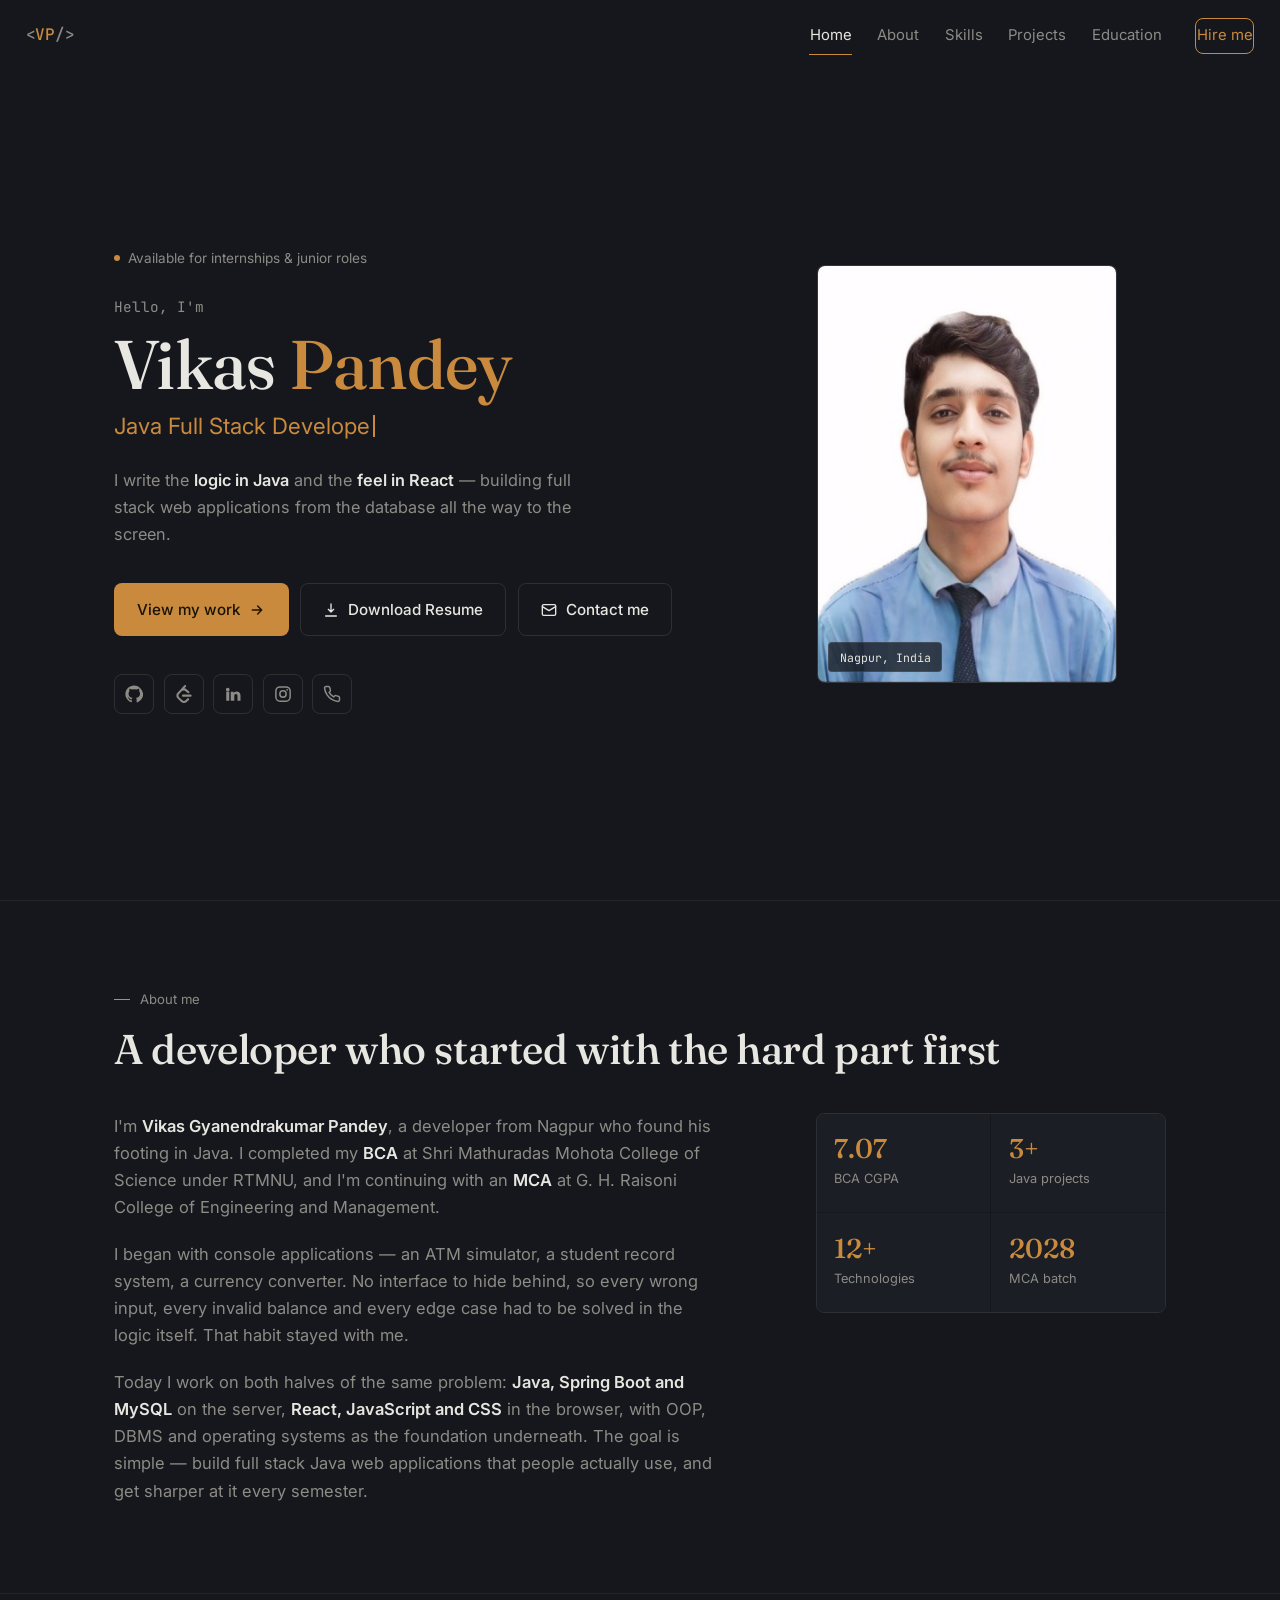
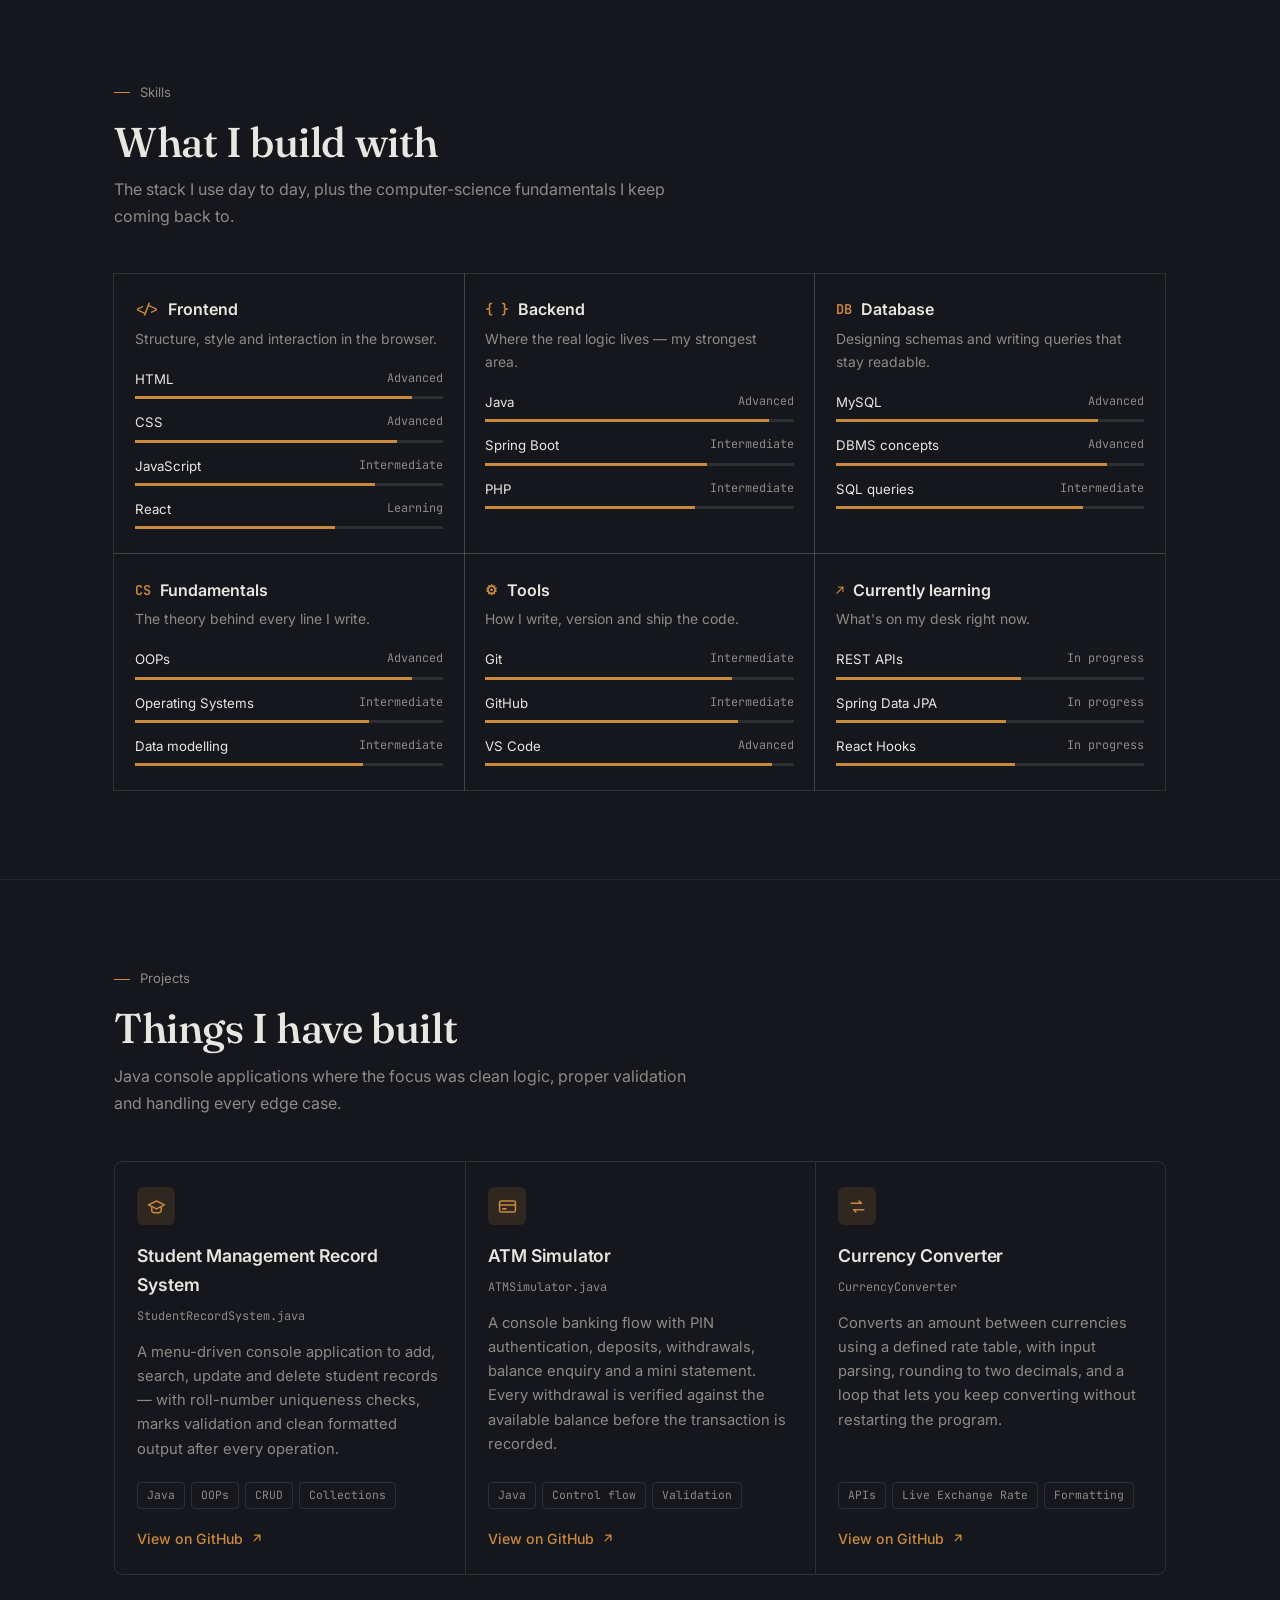
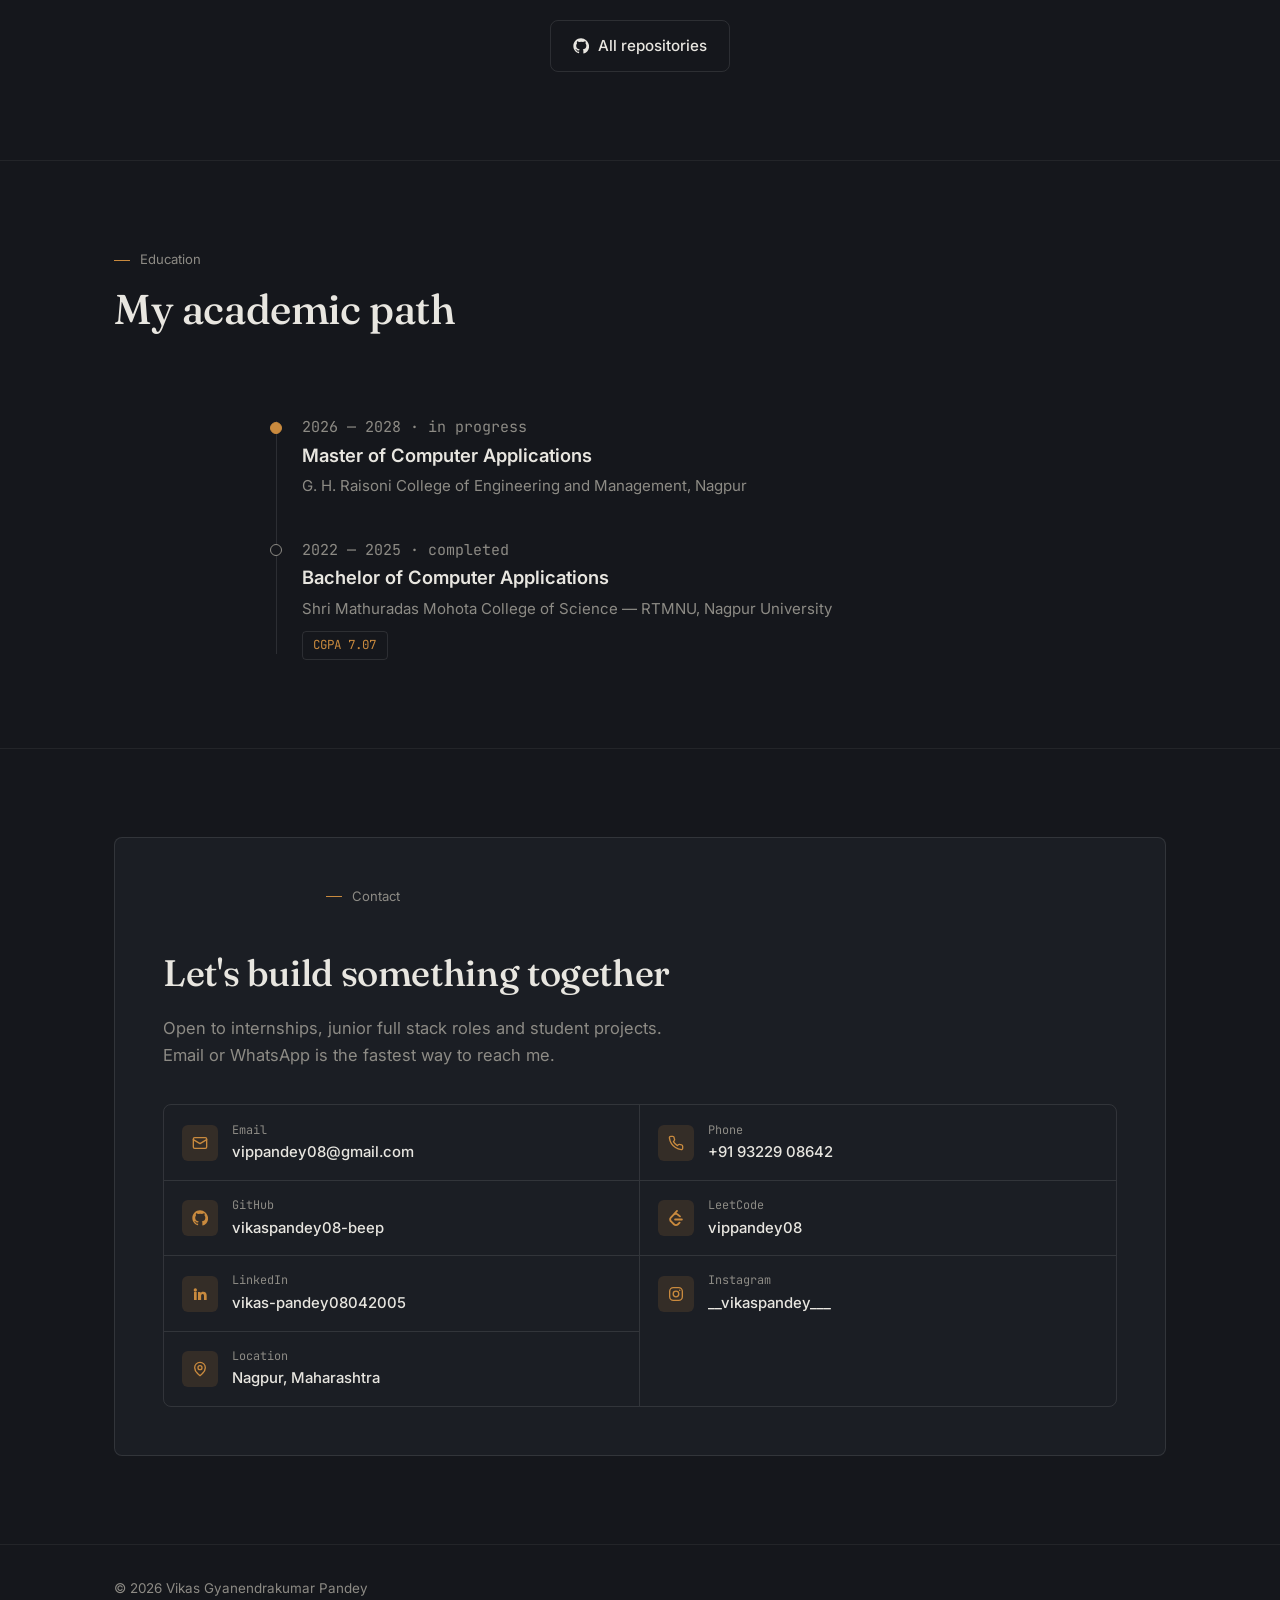
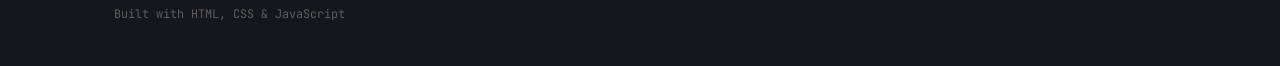
<file: index.html>
<!DOCTYPE html>
<html lang="en">
<head>
<meta charset="utf-8">
<meta name="viewport" content="width=device-width, initial-scale=1, viewport-fit=cover">
<title>Vikas Pandey — Java Full Stack Developer</title>
<meta name="description" content="Portfolio of Vikas Gyanendrakumar Pandey — Java full stack developer from Nagpur. Java, Spring Boot, MySQL, React.">
<link rel="preconnect" href="https://fonts.googleapis.com">
<link rel="preconnect" href="https://fonts.gstatic.com" crossorigin>
<link href="https://fonts.googleapis.com/css2?family=Inter:wght@400;500;600&family=Fraunces:opsz,wght@9..144,400;9..144,500&family=JetBrains+Mono:wght@400;500;700&display=swap" rel="stylesheet">
<link rel="stylesheet" href="style.css">
</head>
<body>

<div class="progress" id="progress"></div>

<!-- ================= NAV ================= -->
<header class="nav" id="nav">
  <a href="#home" class="logo">&lt;<span>VP</span>/&gt;</a>
  <nav class="nav-links" id="navLinks">
    <a href="#home">Home</a>
    <a href="#about">About</a>
    <a href="#skills">Skills</a>
    <a href="#projects">Projects</a>
    <a href="#education">Education</a>
    <a href="#contact" class="nav-cta">Hire me</a>
  </nav>
  <button class="burger" id="burger" aria-label="Menu"><span></span><span></span><span></span></button>
</header>

<main>
<!-- ================= HERO ================= -->
<section class="hero" id="home">
  <div class="wrap hero-grid">
    <div>
      <p class="badge"><span class="dot"></span> Available for internships &amp; junior roles</p>
      <p class="hello mono">Hello, I'm</p>
      <h1>Vikas <span class="g">Pandey</span></h1>
      <p class="typed-line"><span class="typed" id="typed"></span><span class="caret"></span></p>
      <p class="lead">I write the <b>logic in Java</b> and the <b>feel in React</b> — building full stack web applications from the database all the way to the screen.</p>
      <div class="btns">
        <a class="btn btn-primary" href="#projects">
          View my work
          <svg viewBox="0 0 24 24" fill="none" stroke="currentColor" stroke-width="2.2" stroke-linecap="round" stroke-linejoin="round"><path d="M5 12h14M13 6l6 6-6 6"/></svg>
        </a>
        <a class="btn btn-ghost" href="Resume_Vikas_Pandey.docx" download="Vikas_Pandey_Resume.docx">
          <svg viewBox="0 0 24 24" fill="none" stroke="currentColor" stroke-width="2" stroke-linecap="round" stroke-linejoin="round"><path d="M12 3v12m0 0-4-4m4 4 4-4M4 21h16"/></svg>
          Download Resume
        </a>
        <a class="btn btn-ghost" href="mailto:vippandey08@gmail.com">
          <svg viewBox="0 0 24 24" fill="none" stroke="currentColor" stroke-width="2" stroke-linecap="round" stroke-linejoin="round"><rect x="2" y="4" width="20" height="16" rx="2"/><path d="m22 7-10 6L2 7"/></svg>
          Contact me
        </a>
      </div>
      <div class="socials">
        <a href="https://github.com/vikaspandey08-beep" target="_blank" rel="noopener" aria-label="GitHub" title="GitHub">
          <svg viewBox="0 0 24 24" fill="currentColor"><path d="M12 .5C5.7.5.5 5.7.5 12c0 5.1 3.3 9.4 7.9 10.9.6.1.8-.2.8-.6v-2c-3.2.7-3.9-1.5-3.9-1.5-.5-1.3-1.3-1.7-1.3-1.7-1.1-.7.1-.7.1-.7 1.2.1 1.8 1.2 1.8 1.2 1 1.8 2.7 1.3 3.4 1 .1-.8.4-1.3.8-1.6-2.6-.3-5.3-1.3-5.3-5.8 0-1.3.5-2.3 1.2-3.1-.1-.3-.5-1.5.1-3.2 0 0 1-.3 3.3 1.2a11.4 11.4 0 0 1 6 0C17.7 4.7 18.7 5 18.7 5c.6 1.7.2 2.9.1 3.2.8.8 1.2 1.8 1.2 3.1 0 4.5-2.7 5.5-5.3 5.8.4.4.8 1.1.8 2.2v3.3c0 .3.2.7.8.6 4.6-1.5 7.9-5.8 7.9-10.9C23.5 5.7 18.3.5 12 .5z"/></svg>
        </a>
        <a href="https://leetcode.com/u/vippandey08/" target="_blank" rel="noopener" aria-label="LeetCode" title="LeetCode">
          <svg viewBox="0 0 24 24" fill="currentColor"><path d="M13.483 0a1.374 1.374 0 0 0-.961.438L7.116 6.226l-3.854 4.126a5.266 5.266 0 0 0-1.209 2.104 5.35 5.35 0 0 0-.125.513 5.527 5.527 0 0 0 .062 2.362 5.83 5.83 0 0 0 .349 1.017 5.938 5.938 0 0 0 1.271 1.818l4.277 4.193.039.038c2.248 2.165 5.852 2.133 8.063-.074l2.396-2.392c.54-.54.54-1.414.003-1.955a1.378 1.378 0 0 0-1.951-.003l-2.396 2.392a3.021 3.021 0 0 1-4.205.038l-.02-.019-4.276-4.193c-.652-.64-.972-1.469-.948-2.263a2.68 2.68 0 0 1 .066-.523 2.545 2.545 0 0 1 .619-1.164L9.13 8.114c1.058-1.134 3.204-1.27 4.43-.278l3.501 2.831c.593.48 1.461.387 1.94-.207a1.384 1.384 0 0 0-.207-1.943l-3.5-2.831c-.8-.647-1.766-1.045-2.774-1.202l2.015-2.158A1.384 1.384 0 0 0 13.483 0zm-2.866 12.815a1.38 1.38 0 0 0-1.38 1.382 1.38 1.38 0 0 0 1.38 1.382H20.79a1.38 1.38 0 0 0 1.38-1.382 1.38 1.38 0 0 0-1.38-1.382z"/></svg>
        </a>
        <a href="https://www.linkedin.com/in/vikas-pandey08042005" target="_blank" rel="noopener" aria-label="LinkedIn" title="LinkedIn">
          <svg viewBox="0 0 24 24" fill="currentColor"><path d="M4.98 3.5a2.5 2.5 0 1 1 0 5 2.5 2.5 0 0 1 0-5zM3 9h4v12H3zM9 9h3.8v1.7h.05c.53-.95 1.83-1.95 3.75-1.95C20.6 8.75 22 11 22 14.5V21h-4v-5.8c0-1.4-.03-3.2-2-3.2s-2.3 1.5-2.3 3.1V21H9z"/></svg>
        </a>
        <a href="https://www.instagram.com/__vikaspandey___/" target="_blank" rel="noopener" aria-label="Instagram" title="Instagram">
          <svg viewBox="0 0 24 24" fill="none" stroke="currentColor" stroke-width="2"><rect x="2.5" y="2.5" width="19" height="19" rx="5.5"/><circle cx="12" cy="12" r="4.2"/><circle cx="17.6" cy="6.4" r="1.2" fill="currentColor" stroke="none"/></svg>
        </a>
        <a href="tel:+919322908642" aria-label="Phone" title="Call">
          <svg viewBox="0 0 24 24" fill="none" stroke="currentColor" stroke-width="2" stroke-linecap="round" stroke-linejoin="round"><path d="M22 16.9v3a2 2 0 0 1-2.2 2 19.8 19.8 0 0 1-8.6-3.1 19.5 19.5 0 0 1-6-6A19.8 19.8 0 0 1 2.1 4.2 2 2 0 0 1 4.1 2h3a2 2 0 0 1 2 1.7c.1 1 .4 1.9.7 2.8a2 2 0 0 1-.5 2.1L8.1 9.9a16 16 0 0 0 6 6l1.3-1.3a2 2 0 0 1 2.1-.4c.9.3 1.8.6 2.8.7a2 2 0 0 1 1.7 2z"/></svg>
        </a>
      </div>
    </div>

    <figure class="photo-wrap">
      <span class="photo-ring"></span>
      <div class="photo-frame">
        <img src="[data-uri]" alt="Vikas Gyanendrakumar Pandey" width="336" height="470">
        <span class="photo-tag">Nagpur, India</span>
      </div>
    </figure>
  </div>
</section>

<!-- ================= ABOUT ================= -->
<section id="about">
  <div class="wrap">
    <p class="eyebrow reveal">About me</p>
    <h2 class="title reveal">A developer who started with the hard part first</h2>
    <div class="about-grid" style="margin-top:2.4rem">
      <div class="about reveal">
        <p>I'm <strong>Vikas Gyanendrakumar Pandey</strong>, a developer from Nagpur who found his footing in Java. I completed my <strong>BCA</strong> at Shri Mathuradas Mohota College of Science under RTMNU, and I'm continuing with an <strong>MCA</strong> at G. H. Raisoni College of Engineering and Management.</p>
        <p>I began with console applications — an ATM simulator, a student record system, a currency converter. No interface to hide behind, so every wrong input, every invalid balance and every edge case had to be solved in the logic itself. That habit stayed with me.</p>
        <p>Today I work on both halves of the same problem: <strong>Java, Spring Boot and MySQL</strong> on the server, <strong>React, JavaScript and CSS</strong> in the browser, with OOP, DBMS and operating systems as the foundation underneath. The goal is simple — build full stack Java web applications that people actually use, and get sharper at it every semester.</p>
      </div>
      <div class="stats reveal">
        <div class="stat"><b>7.07</b><span>BCA CGPA</span></div>
        <div class="stat"><b>3+</b><span>Java projects</span></div>
        <div class="stat"><b>12+</b><span>Technologies</span></div>
        <div class="stat"><b>2028</b><span>MCA batch</span></div>
      </div>
    </div>
  </div>
</section>

<!-- ================= SKILLS ================= -->
<section id="skills">
  <div class="wrap">
    <p class="eyebrow reveal">Skills</p>
    <h2 class="title reveal">What I build with</h2>
    <p class="sub reveal">The stack I use day to day, plus the computer-science fundamentals I keep coming back to.</p>

    <div class="skills">
      <article class="skill-card reveal">
        <h3><i>&lt;/&gt;</i> Frontend</h3>
        <p>Structure, style and interaction in the browser.</p>
        <div class="bars">
          <div class="bar-row"><span>HTML <i>Advanced</i></span><div class="track"><div class="fill" data-level="90"></div></div></div>
          <div class="bar-row"><span>CSS <i>Advanced</i></span><div class="track"><div class="fill" data-level="85"></div></div></div>
          <div class="bar-row"><span>JavaScript <i>Intermediate</i></span><div class="track"><div class="fill" data-level="78"></div></div></div>
          <div class="bar-row"><span>React <i>Learning</i></span><div class="track"><div class="fill" data-level="65"></div></div></div>
        </div>
      </article>

      <article class="skill-card reveal">
        <h3><i>{ }</i> Backend</h3>
        <p>Where the real logic lives — my strongest area.</p>
        <div class="bars">
          <div class="bar-row"><span>Java <i>Advanced</i></span><div class="track"><div class="fill" data-level="92"></div></div></div>
          <div class="bar-row"><span>Spring Boot <i>Intermediate</i></span><div class="track"><div class="fill" data-level="72"></div></div></div>
          <div class="bar-row"><span>PHP <i>Intermediate</i></span><div class="track"><div class="fill" data-level="68"></div></div></div>
        </div>
      </article>

      <article class="skill-card reveal">
        <h3><i>DB</i> Database</h3>
        <p>Designing schemas and writing queries that stay readable.</p>
        <div class="bars">
          <div class="bar-row"><span>MySQL <i>Advanced</i></span><div class="track"><div class="fill" data-level="85"></div></div></div>
          <div class="bar-row"><span>DBMS concepts <i>Advanced</i></span><div class="track"><div class="fill" data-level="88"></div></div></div>
          <div class="bar-row"><span>SQL queries <i>Intermediate</i></span><div class="track"><div class="fill" data-level="80"></div></div></div>
        </div>
      </article>

      <article class="skill-card reveal">
        <h3><i>CS</i> Fundamentals</h3>
        <p>The theory behind every line I write.</p>
        <div class="bars">
          <div class="bar-row"><span>OOPs <i>Advanced</i></span><div class="track"><div class="fill" data-level="90"></div></div></div>
          <div class="bar-row"><span>Operating Systems <i>Intermediate</i></span><div class="track"><div class="fill" data-level="76"></div></div></div>
          <div class="bar-row"><span>Data modelling <i>Intermediate</i></span><div class="track"><div class="fill" data-level="74"></div></div></div>
        </div>
      </article>

      <article class="skill-card reveal">
        <h3><i>⚙</i> Tools</h3>
        <p>How I write, version and ship the code.</p>
        <div class="bars">
          <div class="bar-row"><span>Git <i>Intermediate</i></span><div class="track"><div class="fill" data-level="80"></div></div></div>
          <div class="bar-row"><span>GitHub <i>Intermediate</i></span><div class="track"><div class="fill" data-level="82"></div></div></div>
          <div class="bar-row"><span>VS Code <i>Advanced</i></span><div class="track"><div class="fill" data-level="93"></div></div></div>
        </div>
      </article>

      <article class="skill-card reveal">
        <h3><i>↗</i> Currently learning</h3>
        <p>What's on my desk right now.</p>
        <div class="bars">
          <div class="bar-row"><span>REST APIs <i>In progress</i></span><div class="track"><div class="fill" data-level="60"></div></div></div>
          <div class="bar-row"><span>Spring Data JPA <i>In progress</i></span><div class="track"><div class="fill" data-level="55"></div></div></div>
          <div class="bar-row"><span>React Hooks <i>In progress</i></span><div class="track"><div class="fill" data-level="58"></div></div></div>
        </div>
      </article>
    </div>
  </div>
</section>

<!-- ================= PROJECTS ================= -->
<section id="projects">
  <div class="wrap">
    <p class="eyebrow reveal">Projects</p>
    <h2 class="title reveal">Things I have built</h2>
    <p class="sub reveal">Java console applications where the focus was clean logic, proper validation and handling every edge case.</p>

    <div class="projects">
      <article class="proj reveal">
        <div class="proj-top">
          <span class="proj-icon"><svg viewBox="0 0 24 24" fill="none" stroke="currentColor" stroke-width="1.9" stroke-linecap="round" stroke-linejoin="round"><path d="M22 10 12 5 2 10l10 5 10-5z"/><path d="M6 12.5V17c0 1.7 2.7 3 6 3s6-1.3 6-3v-4.5"/></svg></span>
        </div>
        <h3>Student Management Record System</h3>
        <p class="file mono">StudentRecordSystem.java</p>
        <p>A menu-driven console application to add, search, update and delete student records — with roll-number uniqueness checks, marks validation and clean formatted output after every operation.</p>
        <ul class="tags"><li>Java</li><li>OOPs</li><li>CRUD</li><li>Collections</li></ul>
        <a class="proj-link" href="https://github.com/vikaspandey08-beep" target="_blank" rel="noopener">View on GitHub
          <svg viewBox="0 0 24 24" fill="none" stroke="currentColor" stroke-width="2.2" stroke-linecap="round" stroke-linejoin="round"><path d="M7 17 17 7M8 7h9v9"/></svg>
        </a>
      </article>

      <article class="proj reveal">
        <div class="proj-top">
          <span class="proj-icon"><svg viewBox="0 0 24 24" fill="none" stroke="currentColor" stroke-width="1.9" stroke-linecap="round" stroke-linejoin="round"><rect x="2" y="5" width="20" height="14" rx="2"/><path d="M2 10h20M6 15h4"/></svg></span>
        </div>
        <h3>ATM Simulator</h3>
        <p class="file mono">ATMSimulator.java</p>
        <p>A console banking flow with PIN authentication, deposits, withdrawals, balance enquiry and a mini statement. Every withdrawal is verified against the available balance before the transaction is recorded.</p>
        <ul class="tags"><li>Java</li><li>Control flow</li><li>Validation</li></ul>
        <a class="proj-link" href="https://github.com/vikaspandey08-beep" target="_blank" rel="noopener">View on GitHub
          <svg viewBox="0 0 24 24" fill="none" stroke="currentColor" stroke-width="2.2" stroke-linecap="round" stroke-linejoin="round"><path d="M7 17 17 7M8 7h9v9"/></svg>
        </a>
      </article>

      <article class="proj reveal">
        <div class="proj-top">
          <span class="proj-icon"><svg viewBox="0 0 24 24" fill="none" stroke="currentColor" stroke-width="1.9" stroke-linecap="round" stroke-linejoin="round"><path d="M4 8h13l-3-3M20 16H7l3 3"/></svg></span>
        </div>
        <h3>Currency Converter</h3>
        <p class="file mono">CurrencyConverter</p>
        <p>Converts an amount between currencies using a defined rate table, with input parsing, rounding to two decimals, and a loop that lets you keep converting without restarting the program.</p>
        <ul class="tags"><li>APIs</li><li>Live Exchange Rate</li><li>Formatting</li></ul>
        <a class="proj-link" href="https://github.com/vikaspandey08-beep" target="_blank" rel="noopener">View on GitHub
          <svg viewBox="0 0 24 24" fill="none" stroke="currentColor" stroke-width="2.2" stroke-linecap="round" stroke-linejoin="round"><path d="M7 17 17 7M8 7h9v9"/></svg>
        </a>
      </article>
    </div>

    <p class="reveal" style="text-align:center;margin:2.8rem 0 0">
      <a class="btn btn-ghost" href="https://github.com/vikaspandey08-beep?tab=repositories" target="_blank" rel="noopener">
        <svg viewBox="0 0 24 24" fill="currentColor"><path d="M12 .5C5.7.5.5 5.7.5 12c0 5.1 3.3 9.4 7.9 10.9.6.1.8-.2.8-.6v-2c-3.2.7-3.9-1.5-3.9-1.5-.5-1.3-1.3-1.7-1.3-1.7-1.1-.7.1-.7.1-.7 1.2.1 1.8 1.2 1.8 1.2 1 1.8 2.7 1.3 3.4 1 .1-.8.4-1.3.8-1.6-2.6-.3-5.3-1.3-5.3-5.8 0-1.3.5-2.3 1.2-3.1-.1-.3-.5-1.5.1-3.2 0 0 1-.3 3.3 1.2a11.4 11.4 0 0 1 6 0C17.7 4.7 18.7 5 18.7 5c.6 1.7.2 2.9.1 3.2.8.8 1.2 1.8 1.2 3.1 0 4.5-2.7 5.5-5.3 5.8.4.4.8 1.1.8 2.2v3.3c0 .3.2.7.8.6 4.6-1.5 7.9-5.8 7.9-10.9C23.5 5.7 18.3.5 12 .5z"/></svg>
        All repositories
      </a>
    </p>
  </div>
</section>

<!-- ================= EDUCATION ================= -->
<section id="education">
  <div class="wrap">
    <p class="eyebrow reveal">Education</p>
    <h2 class="title reveal">My academic path</h2>
    <p class="sub reveal">From a bachelor's in computer applications to a master's, both in Nagpur.</p>

    <div class="timeline">
      <div class="tl-item current reveal">
        <p class="tl-year mono">2026 — 2028 · in progress</p>
        <h3>Master of Computer Applications</h3>
        <p>G. H. Raisoni College of Engineering and Management, Nagpur</p>
      </div>
      <div class="tl-item reveal">
        <p class="tl-year mono">2022 — 2025 · completed</p>
        <h3>Bachelor of Computer Applications</h3>
        <p>Shri Mathuradas Mohota College of Science — RTMNU, Nagpur University</p>
        <span class="grade">CGPA 7.07</span>
      </div>
    </div>
  </div>
</section>

<!-- ================= CONTACT ================= -->
<section id="contact">
  <div class="wrap">
    <div class="contact-card reveal">
      <p class="eyebrow" style="justify-content:center">Contact</p>
      <h2>Let's build something together</h2>
      <p>Open to internships, junior full stack roles and student projects. Email or WhatsApp is the fastest way to reach me.</p>

      <div class="contact-grid">
        <a class="c-item" href="mailto:vippandey08@gmail.com">
          <span class="c-ico"><svg viewBox="0 0 24 24" fill="none" stroke="currentColor" stroke-width="2" stroke-linecap="round" stroke-linejoin="round"><rect x="2" y="4" width="20" height="16" rx="2"/><path d="m22 7-10 6L2 7"/></svg></span>
          <div><small>Email</small><strong>vippandey08@gmail.com</strong></div>
        </a>
        <a class="c-item" href="tel:+919322908642">
          <span class="c-ico"><svg viewBox="0 0 24 24" fill="none" stroke="currentColor" stroke-width="2" stroke-linecap="round" stroke-linejoin="round"><path d="M22 16.9v3a2 2 0 0 1-2.2 2 19.8 19.8 0 0 1-8.6-3.1 19.5 19.5 0 0 1-6-6A19.8 19.8 0 0 1 2.1 4.2 2 2 0 0 1 4.1 2h3a2 2 0 0 1 2 1.7c.1 1 .4 1.9.7 2.8a2 2 0 0 1-.5 2.1L8.1 9.9a16 16 0 0 0 6 6l1.3-1.3a2 2 0 0 1 2.1-.4c.9.3 1.8.6 2.8.7a2 2 0 0 1 1.7 2z"/></svg></span>
          <div><small>Phone</small><strong>+91 93229 08642</strong></div>
        </a>
        <a class="c-item" href="https://github.com/vikaspandey08-beep" target="_blank" rel="noopener">
          <span class="c-ico"><svg viewBox="0 0 24 24" fill="currentColor"><path d="M12 .5C5.7.5.5 5.7.5 12c0 5.1 3.3 9.4 7.9 10.9.6.1.8-.2.8-.6v-2c-3.2.7-3.9-1.5-3.9-1.5-.5-1.3-1.3-1.7-1.3-1.7-1.1-.7.1-.7.1-.7 1.2.1 1.8 1.2 1.8 1.2 1 1.8 2.7 1.3 3.4 1 .1-.8.4-1.3.8-1.6-2.6-.3-5.3-1.3-5.3-5.8 0-1.3.5-2.3 1.2-3.1-.1-.3-.5-1.5.1-3.2 0 0 1-.3 3.3 1.2a11.4 11.4 0 0 1 6 0C17.7 4.7 18.7 5 18.7 5c.6 1.7.2 2.9.1 3.2.8.8 1.2 1.8 1.2 3.1 0 4.5-2.7 5.5-5.3 5.8.4.4.8 1.1.8 2.2v3.3c0 .3.2.7.8.6 4.6-1.5 7.9-5.8 7.9-10.9C23.5 5.7 18.3.5 12 .5z"/></svg></span>
          <div><small>GitHub</small><strong>vikaspandey08-beep</strong></div>
        </a>
        <a class="c-item" href="https://leetcode.com/u/vippandey08/" target="_blank" rel="noopener">
          <span class="c-ico"><svg viewBox="0 0 24 24" fill="currentColor"><path d="M13.483 0a1.374 1.374 0 0 0-.961.438L7.116 6.226l-3.854 4.126a5.266 5.266 0 0 0-1.209 2.104 5.35 5.35 0 0 0-.125.513 5.527 5.527 0 0 0 .062 2.362 5.83 5.83 0 0 0 .349 1.017 5.938 5.938 0 0 0 1.271 1.818l4.277 4.193.039.038c2.248 2.165 5.852 2.133 8.063-.074l2.396-2.392c.54-.54.54-1.414.003-1.955a1.378 1.378 0 0 0-1.951-.003l-2.396 2.392a3.021 3.021 0 0 1-4.205.038l-.02-.019-4.276-4.193c-.652-.64-.972-1.469-.948-2.263a2.68 2.68 0 0 1 .066-.523 2.545 2.545 0 0 1 .619-1.164L9.13 8.114c1.058-1.134 3.204-1.27 4.43-.278l3.501 2.831c.593.48 1.461.387 1.94-.207a1.384 1.384 0 0 0-.207-1.943l-3.5-2.831c-.8-.647-1.766-1.045-2.774-1.202l2.015-2.158A1.384 1.384 0 0 0 13.483 0zm-2.866 12.815a1.38 1.38 0 0 0-1.38 1.382 1.38 1.38 0 0 0 1.38 1.382H20.79a1.38 1.38 0 0 0 1.38-1.382 1.38 1.38 0 0 0-1.38-1.382z"/></svg></span>
          <div><small>LeetCode</small><strong>vippandey08</strong></div>
        </a>
        <a class="c-item" href="https://www.linkedin.com/in/vikas-pandey08042005" target="_blank" rel="noopener">
          <span class="c-ico"><svg viewBox="0 0 24 24" fill="currentColor"><path d="M4.98 3.5a2.5 2.5 0 1 1 0 5 2.5 2.5 0 0 1 0-5zM3 9h4v12H3zM9 9h3.8v1.7h.05c.53-.95 1.83-1.95 3.75-1.95C20.6 8.75 22 11 22 14.5V21h-4v-5.8c0-1.4-.03-3.2-2-3.2s-2.3 1.5-2.3 3.1V21H9z"/></svg></span>
          <div><small>LinkedIn</small><strong>vikas-pandey08042005</strong></div>
        </a>
        <a class="c-item" href="https://www.instagram.com/__vikaspandey___/" target="_blank" rel="noopener">
          <span class="c-ico"><svg viewBox="0 0 24 24" fill="none" stroke="currentColor" stroke-width="2"><rect x="2.5" y="2.5" width="19" height="19" rx="5.5"/><circle cx="12" cy="12" r="4.2"/><circle cx="17.6" cy="6.4" r="1.2" fill="currentColor" stroke="none"/></svg></span>
          <div><small>Instagram</small><strong>__vikaspandey___</strong></div>
        </a>
        <a class="c-item" href="https://www.google.com/maps/search/Nagpur+Maharashtra" target="_blank" rel="noopener">
          <span class="c-ico"><svg viewBox="0 0 24 24" fill="none" stroke="currentColor" stroke-width="2" stroke-linecap="round" stroke-linejoin="round"><path d="M20 10c0 6-8 12-8 12s-8-6-8-12a8 8 0 0 1 16 0z"/><circle cx="12" cy="10" r="3"/></svg></span>
          <div><small>Location</small><strong>Nagpur, Maharashtra</strong></div>
        </a>
      </div>
    </div>
  </div>
</section>
</main>

<footer>
  <div class="wrap">
    © 2026 Vikas Gyanendrakumar Pandey
    <span class="mono">Built with HTML, CSS &amp; JavaScript</span>
  </div>
</footer>

<button class="top-btn" id="topBtn" aria-label="Back to top">
  <svg viewBox="0 0 24 24" fill="none" stroke="currentColor" stroke-width="2.2" stroke-linecap="round" stroke-linejoin="round"><path d="M12 19V5M5 12l7-7 7 7"/></svg>
</button>

<script src="script.js"></script>
</body>
</html>
</file>
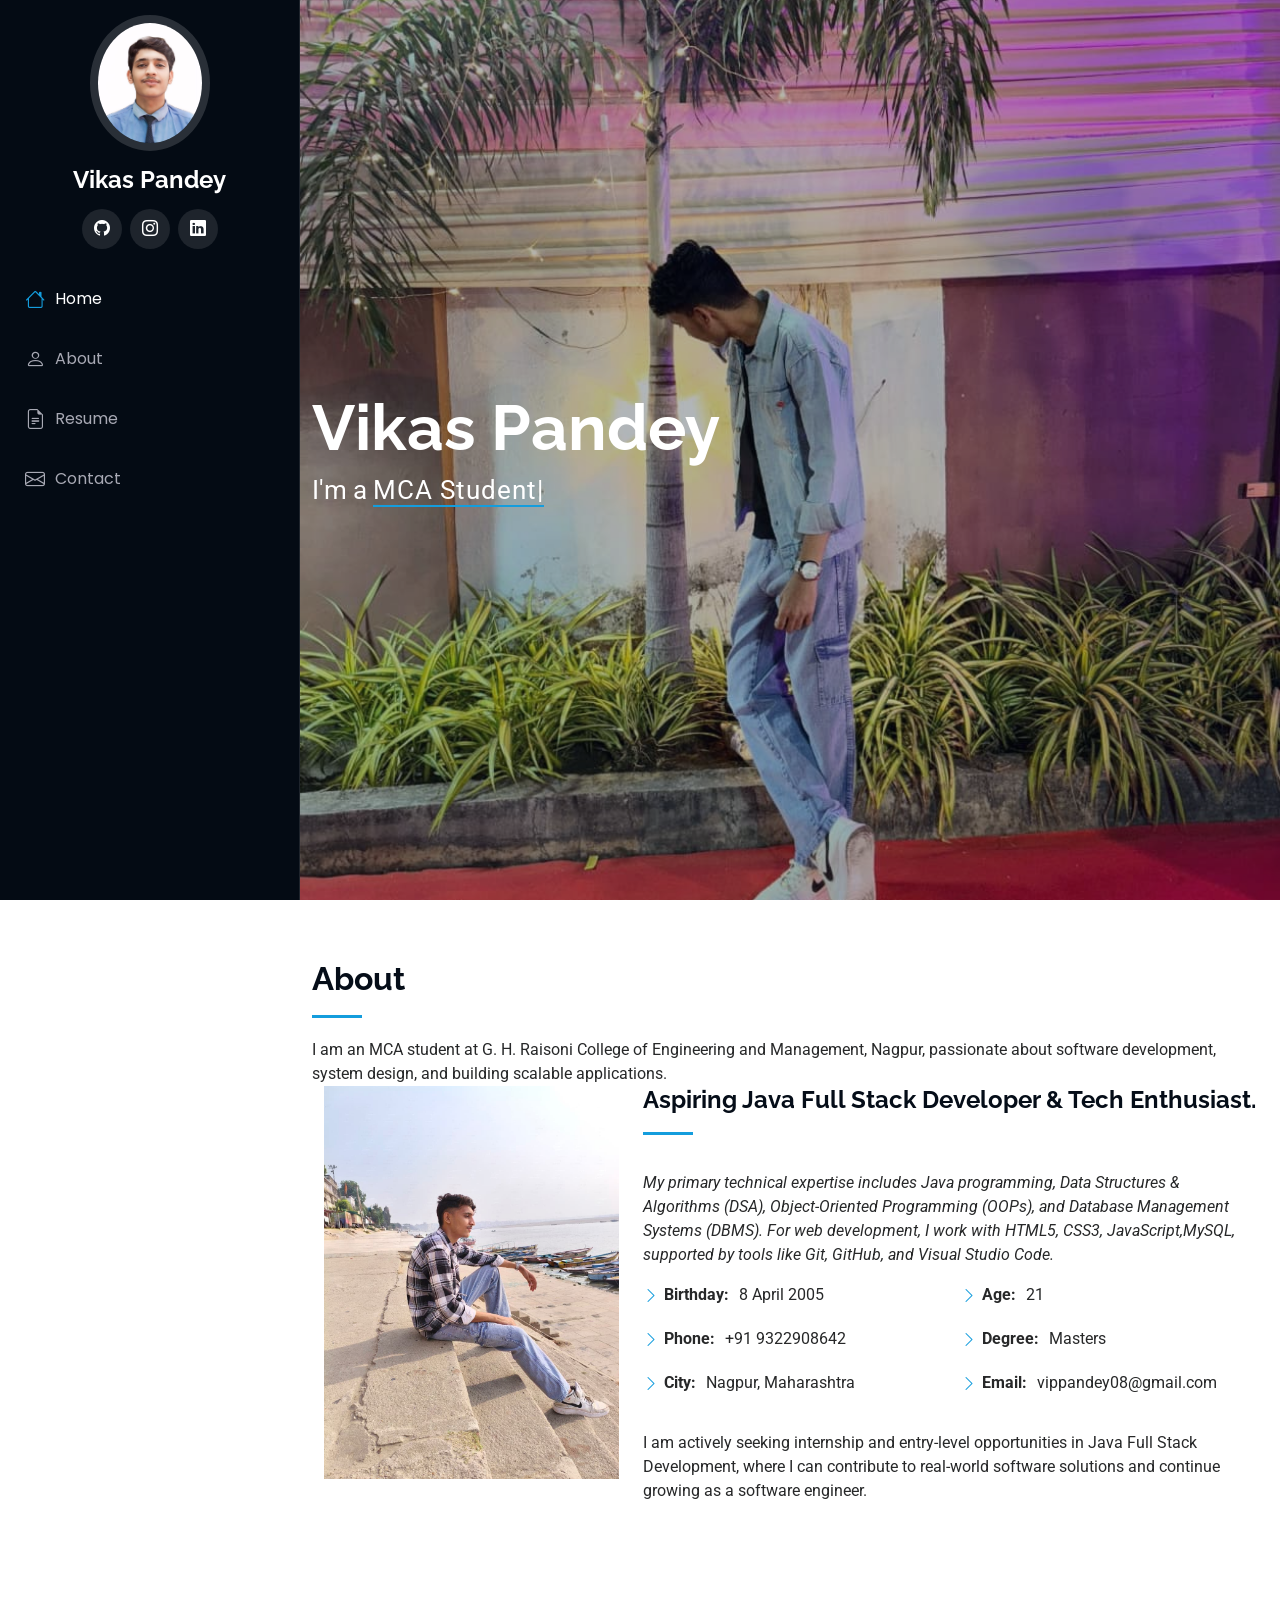
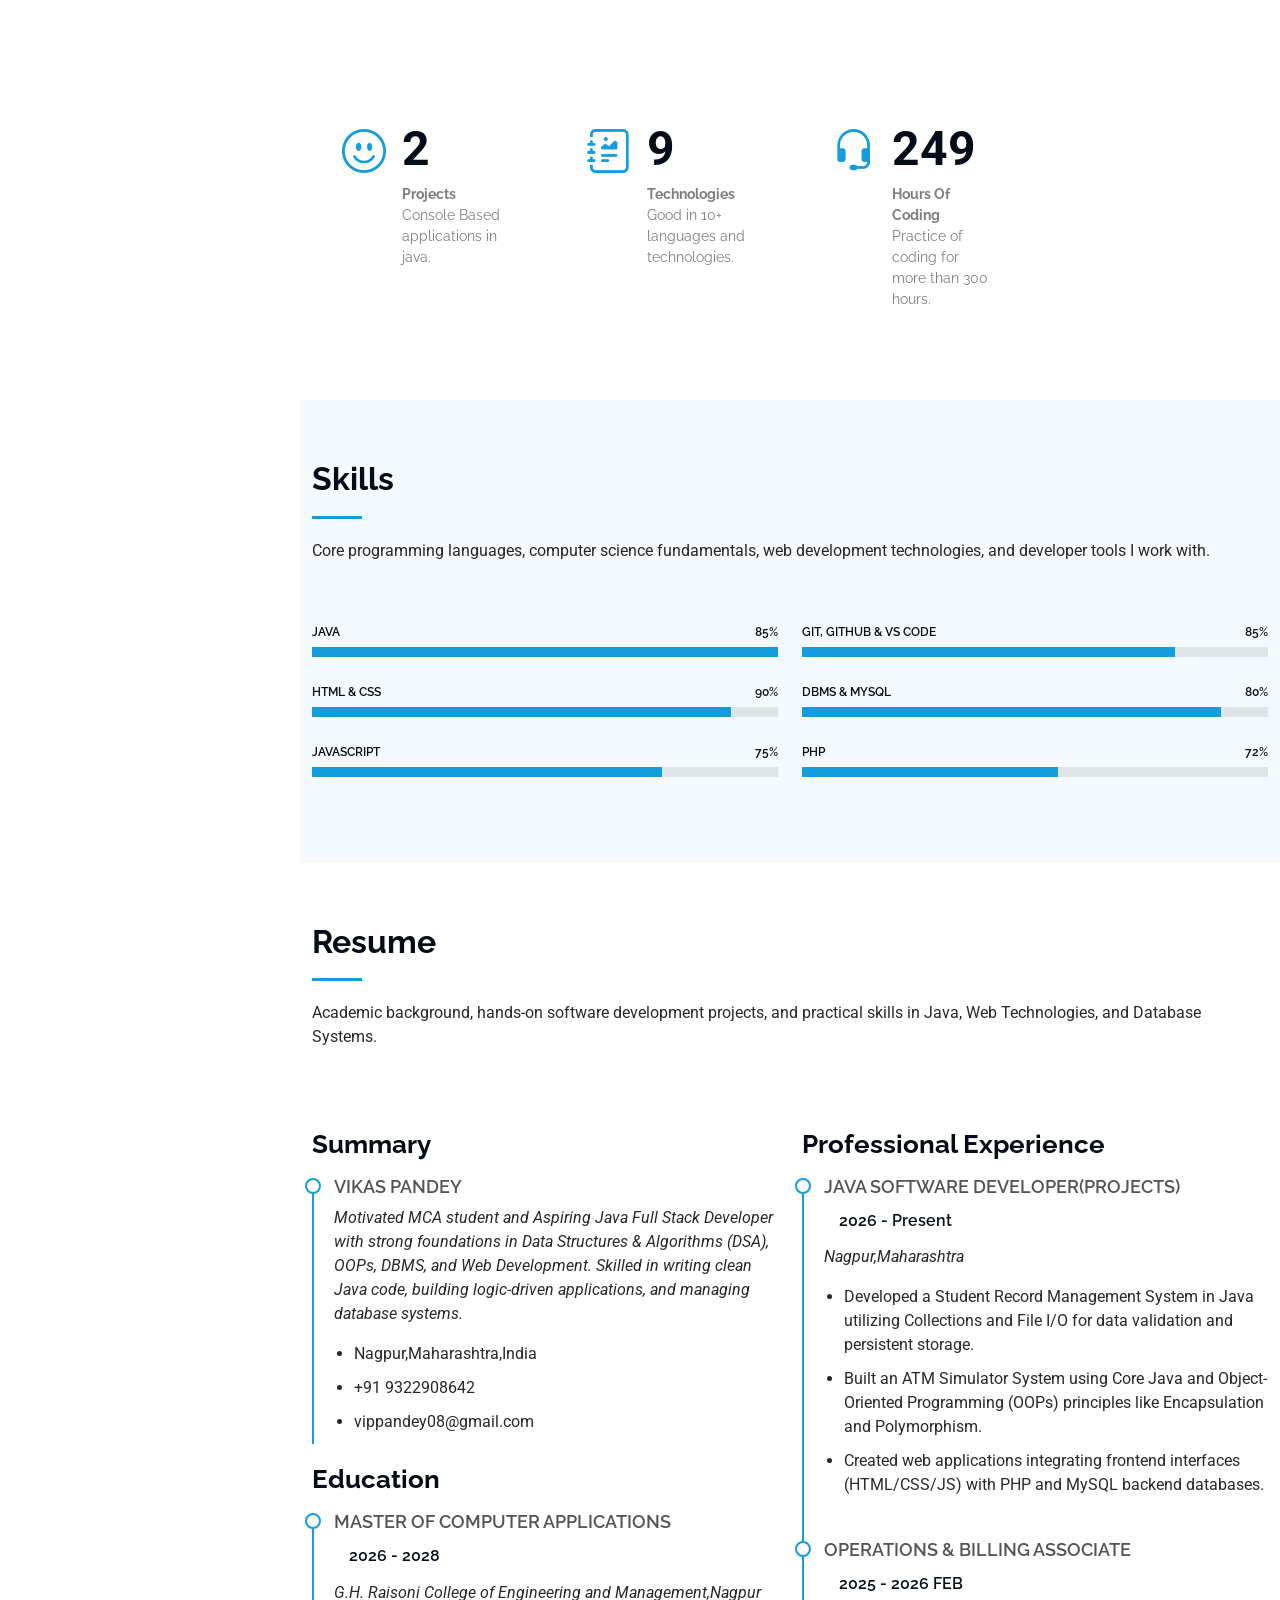
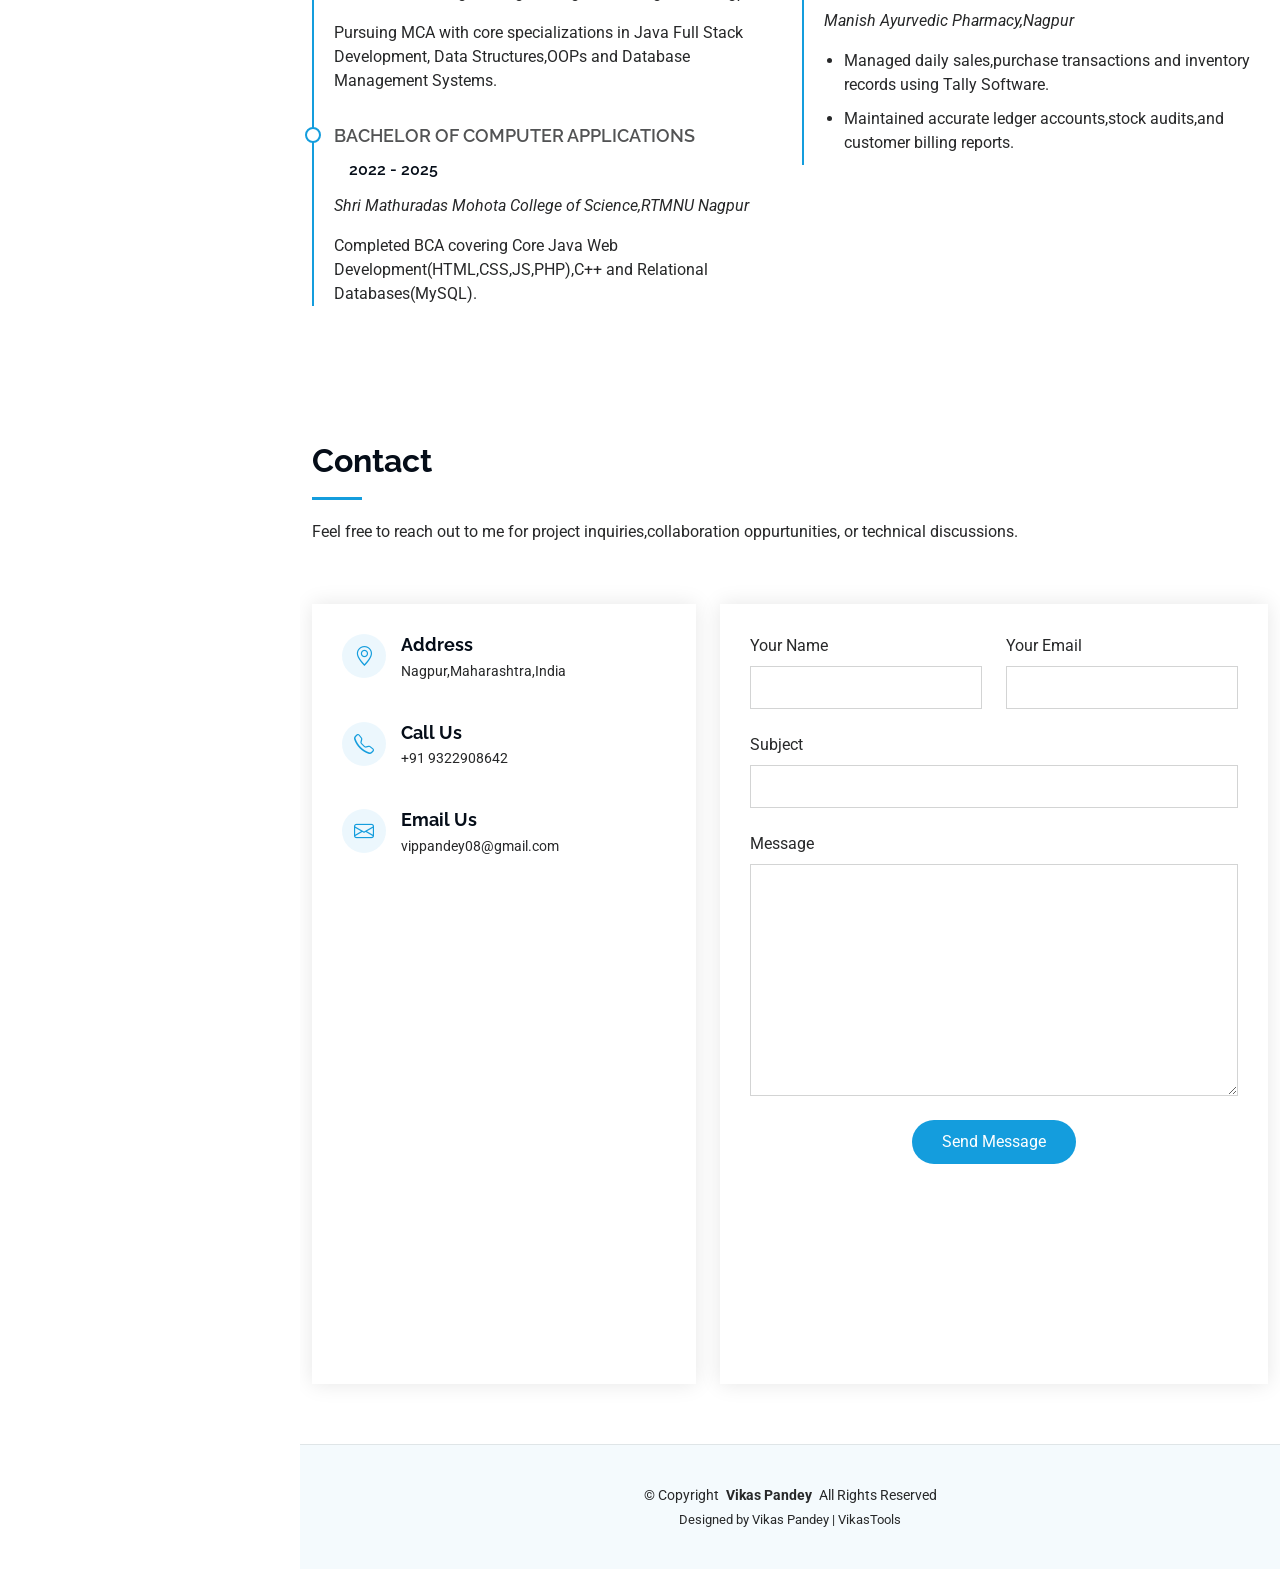
<file: iPortfolio/index.html>
<!DOCTYPE html>
<html lang="en">

<head>
  <meta charset="utf-8">
  <meta content="width=device-width, initial-scale=1.0" name="viewport">
  <title>Vikas pandey Resume</title>
  <meta content="" name="description">
  <meta content="" name="keywords">

  <!-- Favicons -->
  <link href="assets/img/favicon.png" rel="icon">
  <link href="assets/img/apple-touch-icon.png" rel="apple-touch-icon">

  <!-- Fonts -->
  <link href="https://fonts.googleapis.com" rel="preconnect">
  <link href="https://fonts.gstatic.com" rel="preconnect" crossorigin>
  <link href="https://fonts.googleapis.com/css2?family=Roboto:ital,wght@0,100;0,300;0,400;0,500;0,700;0,900;1,100;1,300;1,400;1,500;1,700;1,900&family=Poppins:ital,wght@0,100;0,200;0,300;0,400;0,500;0,600;0,700;0,800;0,900;1,100;1,200;1,300;1,400;1,500;1,600;1,700;1,800;1,900&family=Raleway:ital,wght@0,100;0,200;0,300;0,400;0,500;0,600;0,700;0,800;0,900;1,100;1,200;1,300;1,400;1,500;1,600;1,700;1,800;1,900&display=swap" rel="stylesheet">

  <!-- Vendor CSS Files -->
  <link href="assets/vendor/bootstrap/css/bootstrap.min.css" rel="stylesheet">
  <link href="assets/vendor/bootstrap-icons/bootstrap-icons.css" rel="stylesheet">
  <link href="assets/vendor/aos/aos.css" rel="stylesheet">
  <link href="assets/vendor/glightbox/css/glightbox.min.css" rel="stylesheet">
  <link href="assets/vendor/swiper/swiper-bundle.min.css" rel="stylesheet">

  <!-- Main CSS File -->
  <link href="assets/css/main.css" rel="stylesheet">

</head>

<body class="index-page">

  <header id="header" class="header dark-background d-flex flex-column">
    <i class="header-toggle d-xl-none bi bi-list"></i>

    <div class="profile-img">
      <img src="./assets/img/profile.jpeg" alt="" class="img-fluid rounded-circle">
    </div>

    <a href="index.html" class="logo d-flex align-items-center justify-content-center">
      <!-- Uncomment the line below if you also wish to use an image logo -->
      <!-- <img src="assets/img/logo.png" alt=""> -->
      <h1 class="sitename">Vikas Pandey</h1>
    </a>

    <div class="social-links text-center">
      <a href="https://github.com/vikaspandey08-beep" class="github"><i class="bi bi-github"></i></a>
      <a href="https://www.instagram.com/__vikaspandey___/" class="instagram"><i class="bi bi-instagram"></i></a>
      <a href="https://www.linkedin.com/in/vikas-pandey08042005" class="linkedin"><i class="bi bi-linkedin"></i></a>
    </div>

    <nav id="navmenu" class="navmenu">
      <ul>
        <li><a href="#hero" class="active"><i class="bi bi-house navicon"></i>Home</a></li>
        <li><a href="#about"><i class="bi bi-person navicon"></i> About</a></li>
        <li><a href="#resume"><i class="bi bi-file-earmark-text navicon"></i> Resume</a></li>

        <li><a href="#contact"><i class="bi bi-envelope navicon"></i> Contact</a></li>
      </ul>
    </nav>

  </header>

  <main class="main">

    <!-- Hero Section -->
    <section id="hero" class="hero section dark-background">

      <img src="assets/img/vikas2.jpeg" alt="" data-aos="fade-in" class="">

      <div class="container" data-aos="fade-up" data-aos-delay="100">
        <h2>Vikas Pandey</h2>
        <p>I'm a <span class="typed" data-typed-items="MCA Student, Aspiring Java Full Stack Developer">Designer</span><span class="typed-cursor typed-cursor--blink" aria-hidden="true"></span><span class="typed-cursor typed-cursor--blink" aria-hidden="true"></span></p>
      </div>

    </section><!-- /Hero Section -->

    <!-- About Section -->
    <section id="about" class="about section">

      <!-- Section Title -->
      <div class="container section-title" data-aos="fade-up">
        <h2>About</h2>
        <p>I am an MCA student at G. H. Raisoni College of Engineering and Management, Nagpur, passionate about software development, system design, and building scalable applications.</p>

      <div class="container" data-aos="fade-up" data-aos-delay="100">

        <div class="row gy-4 justify-content-center">
          <div class="col-lg-4">
            <img src="assets/img/vikas-photo.jpeg" class="img-fluid" alt="">
          </div>
          <div class="col-lg-8 content">
            <h2>Aspiring Java Full Stack Developer &amp; Tech Enthusiast.</h2>
            <p class="fst-italic py-3">
              My primary technical expertise includes Java programming, Data Structures & Algorithms (DSA), Object-Oriented Programming (OOPs), and Database Management Systems (DBMS). For web development, I work with HTML5, CSS3, JavaScript,MySQL, supported by tools like Git, GitHub, and Visual Studio Code.</p>
            <div class="row">
              <div class="col-lg-6">
                <ul>
                  <li><i class="bi bi-chevron-right"></i> <strong>Birthday:</strong> <span>8 April 2005</span></li>
                  <li><i class="bi bi-chevron-right"></i> <strong>Phone:</strong> <span>+91 9322908642</span></li>
                  <li><i class="bi bi-chevron-right"></i> <strong>City:</strong> <span>Nagpur, Maharashtra</span></li>
                </ul>
              </div>
              <div class="col-lg-6">
                <ul>
                  <li><i class="bi bi-chevron-right"></i> <strong>Age:</strong> <span>21</span></li>
                  <li><i class="bi bi-chevron-right"></i> <strong>Degree:</strong> <span>Masters</span></li>
                  <li><i class="bi bi-chevron-right"></i> <strong>Email:</strong> <span>vippandey08@gmail.com</span></li>
                </ul>
              </div>
            </div>
            <p class="py-3">
             I am actively seeking internship and entry-level opportunities in Java Full Stack Development, where I can contribute to real-world software solutions and continue growing as a software engineer.
            </p>
          </div>
        </div>

      </div>

    </section><!-- /About Section -->

    <!-- Stats Section -->
    <section id="stats" class="stats section">

      <div class="container" data-aos="fade-up" data-aos-delay="100">

        <div class="row gy-4">

          <div class="col-lg-3 col-md-6">
            <div class="stats-item">
              <i class="bi bi-emoji-smile"></i>
              <span data-purecounter-start="0" data-purecounter-end="2" data-purecounter-duration="1" class="purecounter"></span>
              <p><strong>Projects</strong> <span>Console Based applications in java.</span></p>
            </div>
        </div>  <!-- End Stats Item -->

          <div class="col-lg-3 col-md-6">
            <div class="stats-item">
              <i class="bi bi-journal-richtext"></i>
              <span data-purecounter-start="0" data-purecounter-end="10" data-purecounter-duration="1" class="purecounter"></span>
              <p><strong>Technologies</strong> <span>Good in 10+ languages and technologies.</span></p>
            </div>
          </div><!-- End Stats Item -->

          <div class="col-lg-3 col-md-6">
            <div class="stats-item">
              <i class="bi bi-headset"></i>
              <span data-purecounter-start="0" data-purecounter-end="300" data-purecounter-duration="1" class="purecounter"></span>
              <p><strong>Hours Of Coding</strong> <span>Practice of coding for more than 300 hours.</span></p>
            </div>
          </div><!-- End Stats Item -->

          </div><!-- End Stats Item -->

        </div>

      </div>

    </section><!-- /Stats Section -->

    <!-- Skills Section -->
    <section id="skills" class="skills section light-background">

      <!-- Section Title -->
      <div class="container section-title" data-aos="fade-up">
        <h2>Skills</h2>
        <p>Core programming languages, computer science fundamentals, web development technologies, and developer tools I work with.</p>
      </div><!-- End Section Title -->

      <div class="container" data-aos="fade-up" data-aos-delay="100">

        <div class="row skills-content skills-animation">

          <div class="col-lg-6">

            <div class="progress">
              <span class="skill"><span>JAVA</span> <i class="val">85%</i></span>
              <div class="progress-bar-wrap">
                <div class="progress-bar" role="progressbar" aria-valuenow="100" aria-valuemin="0" aria-valuemax="100"></div>
              </div>
            </div><!-- End Skills Item -->

            <div class="progress">
              <span class="skill"><span>HTML & CSS</span> <i class="val">90%</i></span>
              <div class="progress-bar-wrap">
                <div class="progress-bar" role="progressbar" aria-valuenow="90" aria-valuemin="0" aria-valuemax="100"></div>
              </div>
            </div><!-- End Skills Item -->

            <div class="progress">
              <span class="skill"><span>JavaScript</span> <i class="val">75%</i></span>
              <div class="progress-bar-wrap">
                <div class="progress-bar" role="progressbar" aria-valuenow="75" aria-valuemin="0" aria-valuemax="100"></div>
              </div>
            </div><!-- End Skills Item -->

          </div>

          <div class="col-lg-6">

            <div class="progress">
              <span class="skill"><span>GIT, GITHUB & Vs Code</span> <i class="val">85%</i></span>
              <div class="progress-bar-wrap">
                <div class="progress-bar" role="progressbar" aria-valuenow="80" aria-valuemin="0" aria-valuemax="100"></div>
              </div>
            </div><!-- End Skills Item -->

            <div class="progress">
              <span class="skill"><span>DBMS & MySQL</span> <i class="val">80%</i></span>
              <div class="progress-bar-wrap">
                <div class="progress-bar" role="progressbar" aria-valuenow="90" aria-valuemin="0" aria-valuemax="100"></div>
              </div>
            </div><!-- End Skills Item -->

            <div class="progress">
              <span class="skill"><span>PHP</span> <i class="val">72%</i></span>
              <div class="progress-bar-wrap">
                <div class="progress-bar" role="progressbar" aria-valuenow="55" aria-valuemin="0" aria-valuemax="100"></div>
              </div>
            </div><!-- End Skills Item -->

          </div>

        </div>

      </div>

    </section><!-- /Skills Section -->

    <!-- Resume Section -->
    <section id="resume" class="resume section">

      <!-- Section Title -->
      <div class="container section-title" data-aos="fade-up">
        <h2>Resume</h2>
        <p>Academic background, hands-on software development projects, and practical skills in Java, Web Technologies, and Database Systems.</p>
      </div><!-- End Section Title -->

      <div class="container">

        <div class="row">

          <div class="col-lg-6" data-aos="fade-up" data-aos-delay="100">
            <h3 class="resume-title">Summary</h3>

            <div class="resume-item pb-0">
              <h4>Vikas Pandey</h4>
              <p><em>Motivated MCA student and Aspiring Java Full Stack Developer with strong foundations in Data Structures & Algorithms (DSA), OOPs, DBMS, and Web Development. Skilled in writing clean Java code, building logic-driven applications, and managing database systems.</em></p>
              <ul>
                <li>Nagpur,Maharashtra,India</li>
                <li>+91 9322908642</li>
                <li>vippandey08@gmail.com</li>
              </ul>
            </div><!-- Edn Resume Item -->

            <h3 class="resume-title">Education</h3>
            <div class="resume-item">
              <h4>Master of Computer Applications</h4>
              <h5>2026 - 2028</h5>
              <p><em>G.H. Raisoni College of Engineering and Management,Nagpur</em></p>
              <p>Pursuing MCA with core specializations in Java Full Stack Development, Data Structures,OOPs and Database Management Systems.</p>
            </div><!-- Edn Resume Item -->

            <div class="resume-item">
              <h4>Bachelor of Computer Applications</h4>
              <h5>2022 - 2025</h5>
              <p><em>Shri Mathuradas Mohota College of Science,RTMNU Nagpur</em></p>
              <p>Completed BCA covering Core Java Web Development(HTML,CSS,JS,PHP),C++ and Relational Databases(MySQL).</p>
            </div><!-- Edn Resume Item -->

          </div>

          <div class="col-lg-6" data-aos="fade-up" data-aos-delay="200">
            <h3 class="resume-title">Professional Experience</h3>
            <div class="resume-item">
              <h4>JAVA SOFTWARE DEVELOPER(PROJECTS)</h4>
              <h5>2026 - Present</h5>
              <p><em>Nagpur,Maharashtra</em></p>
              <ul>
                <li>Developed a Student Record Management System in Java utilizing Collections and File I/O for data validation and persistent storage.</li>
                <li>Built an ATM Simulator System using Core Java and Object-Oriented Programming (OOPs) principles like Encapsulation and Polymorphism.</li>
                <li>Created web applications integrating frontend interfaces (HTML/CSS/JS) with PHP and MySQL backend databases.</li>
              </ul>
            </div><!-- Edn Resume Item -->

            <div class="resume-item">
              <h4>OPERATIONS & BILLING ASSOCIATE</h4>
              <h5>2025 - 2026 FEB</h5>
              <p><em>Manish Ayurvedic Pharmacy,Nagpur</em></p>
              <ul>
                <li>Managed daily sales,purchase transactions and inventory records using Tally Software.</li>
                <li>Maintained accurate ledger accounts,stock audits,and customer billing reports.</li>
              </ul>
            </div><!-- Edn Resume Item -->

          </div>

        </div>

      </div>

    </section><!-- /Resume Section -->


    <!-- Contact Section -->
    <section id="contact" class="contact section">

      <!-- Section Title -->
      <div class="container section-title" data-aos="fade-up">
        <h2>Contact</h2>
        <p>Feel free to reach out to me for project inquiries,collaboration oppurtunities, or technical discussions.</p>
      </div><!-- End Section Title -->

      <div class="container" data-aos="fade-up" data-aos-delay="100">

        <div class="row gy-4">
 
          <div class="col-lg-5">

            <div class="info-wrap">
              <div class="info-item d-flex" data-aos="fade-up" data-aos-delay="200">
                <i class="bi bi-geo-alt flex-shrink-0"></i>
                <div>
                  <h3>Address</h3>
                  <p>Nagpur,Maharashtra,India</p>
                </div>
              </div><!-- End Info Item -->

              <div class="info-item d-flex" data-aos="fade-up" data-aos-delay="300">
                <i class="bi bi-telephone flex-shrink-0"></i>
                <div>
                  <h3>Call Us</h3>
                  <p>+91 9322908642</p>
                </div>
              </div><!-- End Info Item -->

              <div class="info-item d-flex" data-aos="fade-up" data-aos-delay="400">
                <i class="bi bi-envelope flex-shrink-0"></i>
                <div>
                  <h3>Email Us</h3>
                  <p>vippandey08@gmail.com</p>
                </div>
              </div><!-- End Info Item -->

            <iframe src="https://www.google.com/maps/embed?pb=!1m18!1m12!1m3!1d119080.363610824!2d79.0012647073871!3d21.14199456658109!2m3!1f0!2f0!3f0!3m2!1i1024!2i768!4f13.1!3m3!1m2!1s0x3bd4c0a5a31faf13%3A0x19b37d06d0bb3e2b!2sNagpur%2C%20Maharashtra!5e0!3m2!1sen!2sin!4v1789717588244!5m2!1sen!2sin" width="600" height="450" style="border:0;" allowfullscreen="" loading="lazy" referrerpolicy="strict-origin-when-cross-origin"></iframe>
            </div>
          </div>

          <div class="col-lg-7">
            <form action="forms/contact.php" method="post" class="php-email-form" data-aos="fade-up" data-aos-delay="200">
              <div class="row gy-4">

                <div class="col-md-6">
                  <label for="name-field" class="pb-2">Your Name</label>
                  <input type="text" name="name" id="name-field" class="form-control" required="">
                </div>

                <div class="col-md-6">
                  <label for="email-field" class="pb-2">Your Email</label>
                  <input type="email" class="form-control" name="email" id="email-field" required="">
                </div>

                <div class="col-md-12">
                  <label for="subject-field" class="pb-2">Subject</label>
                  <input type="text" class="form-control" name="subject" id="subject-field" required="">
                </div>

                <div class="col-md-12">
                  <label for="message-field" class="pb-2">Message</label>
                  <textarea class="form-control" name="message" rows="10" id="message-field" required=""></textarea>
                </div>

                <div class="col-md-12 text-center">
                  <div class="loading">Loading</div>
                  <div class="error-message"></div>
                  <div class="sent-message">Your message has been sent. Thank you!</div>

                  <button type="submit">Send Message</button>
                </div>

              </div>
            </form>
          </div><!-- End Contact Form -->

        </div>

      </div>

    </section><!-- /Contact Section -->

  </main>

  <footer id="footer" class="footer position-relative light-background">

    <div class="container">
      <div class="copyright text-center ">
        <p>© <span>Copyright</span> <strong class="px-1 sitename">Vikas Pandey</strong> <span>All Rights Reserved</span></p>
      </div>
      <div class="credits">
        Designed by <a>Vikas Pandey</a> | <a>VikasTools</a>
      </div>
    </div>

  </footer>

  <!-- Scroll Top -->
  <a href="#" id="scroll-top" class="scroll-top d-flex align-items-center justify-content-center"><i class="bi bi-arrow-up-short"></i></a>

  <!-- Preloader -->
  <div id="preloader"></div>

  <!-- Vendor JS Files -->
  <script src="assets/vendor/bootstrap/js/bootstrap.bundle.min.js"></script>
  <script src="assets/vendor/php-email-form/validate.js"></script>
  <script src="assets/vendor/aos/aos.js"></script>
  <script src="assets/vendor/typed.js/typed.umd.js"></script>
  <script src="assets/vendor/purecounter/purecounter_vanilla.js"></script>
  <script src="assets/vendor/waypoints/noframework.waypoints.js"></script>
  <script src="assets/vendor/glightbox/js/glightbox.min.js"></script>
  <script src="assets/vendor/imagesloaded/imagesloaded.pkgd.min.js"></script>
  <script src="assets/vendor/isotope-layout/isotope.pkgd.min.js"></script>
  <script src="assets/vendor/swiper/swiper-bundle.min.js"></script>

  <!-- Main JS File -->
  <script src="assets/js/main.js"></script>

</body>

</html>
</file>
<file: style.css>
/* =========================================================
   Vikas Pandey — Portfolio
   style.css
   ========================================================= */

:root{
  --ink:#15171c;
  --panel:#1b1e24;
  --panel-2:#20232a;
  --line:rgba(255,255,255,.10);
  --line-soft:rgba(255,255,255,.06);
  --text:#e8e6e0;
  --muted:#8d8b85;
  --accent:#c98a3e;
  --accent-soft:rgba(201,138,62,.14);
  --radius:8px;
  color-scheme: dark;
  box-sizing:border-box;
  padding-top: env(safe-area-inset-top, 0px);
  padding-bottom: env(safe-area-inset-bottom, 0px);
}
*,*::before,*::after{box-sizing:border-box}

html{scroll-behavior:smooth; scroll-padding-top:84px; -webkit-text-size-adjust:100%}
body{
  margin:0;
  background:var(--ink);
  color:var(--text);
  font-family:'Inter',system-ui,-apple-system,'Segoe UI',sans-serif;
  font-size:16.5px;
  line-height:1.65;
  overflow-x:hidden;
  -webkit-font-smoothing:antialiased;
}
img{max-width:100%;display:block}
a{color:inherit;text-decoration:none}
:focus-visible{outline:2px solid var(--accent);outline-offset:3px;border-radius:4px}
.mono{font-family:'JetBrains Mono',ui-monospace,Menlo,Consolas,monospace}
.serif{font-family:'Fraunces',Georgia,serif}

/* ---------- scroll progress ---------- */
.progress{position:fixed;top:0;left:0;height:2px;width:0;background:var(--accent);z-index:100;transition:width .1s linear;opacity:.8}

/* ---------- nav ---------- */
.nav{
  position:fixed;top:env(safe-area-inset-top,0px);left:0;right:0;z-index:90;
  display:flex;align-items:center;justify-content:space-between;gap:1rem;
  padding:1.1rem 1.6rem;transition:background .3s ease,padding .3s ease,border-color .3s ease;
  border-bottom:1px solid transparent;
}
.nav.stuck{
  background:rgba(21,23,28,.9);backdrop-filter:blur(10px);-webkit-backdrop-filter:blur(10px);
  border-bottom-color:var(--line);padding:.75rem 1.6rem;
}
.logo{font-family:'JetBrains Mono',monospace;font-weight:500;font-size:1rem;letter-spacing:-.01em;color:var(--muted)}
.logo span{color:var(--accent)}
.nav-links{display:flex;gap:1.5rem;align-items:center}
.nav-links a{
  position:relative;padding:.3rem .05rem;font-size:.93rem;color:var(--muted);
  transition:color .2s ease;
}
.nav-links a::after{
  content:"";position:absolute;left:0;right:0;bottom:-2px;height:1px;background:var(--accent);
  transform:scaleX(0);transition:transform .2s ease;
}
.nav-links a:hover,.nav-links a.active{color:var(--text)}
.nav-links a:hover::after,.nav-links a.active::after{transform:scaleX(1)}
.nav-cta{
  margin-left:.5rem;padding:.5rem 1.1rem;border-radius:var(--radius);font-size:.9rem;
  border:1px solid var(--accent);color:var(--accent) !important;
}
.nav-cta::after{display:none}
.nav-cta:hover{background:var(--accent-soft)}
.burger{display:none;background:none;border:0;padding:.4rem;cursor:pointer}
.burger span{display:block;width:22px;height:1px;background:var(--text);margin:6px 0;transition:transform .3s ease,opacity .2s ease}
.burger.open span:nth-child(1){transform:translateY(7px) rotate(45deg)}
.burger.open span:nth-child(2){opacity:0}
.burger.open span:nth-child(3){transform:translateY(-7px) rotate(-45deg)}

@media(max-width:820px){
  .burger{display:block}
  .nav-links{
    position:absolute;top:100%;left:1rem;right:1rem;flex-direction:column;align-items:stretch;gap:.15rem;
    background:rgba(27,30,36,.98);border:1px solid var(--line);
    border-radius:var(--radius);padding:.6rem;
    opacity:0;visibility:hidden;transform:translateY(-8px);transition:opacity .2s ease,transform .2s ease,visibility .2s;
  }
  .nav-links.show{opacity:1;visibility:visible;transform:translateY(0)}
  .nav-links a{padding:.7rem .6rem}
  .nav-links a::after{display:none}
  .nav-cta{margin:.3rem 0 0;text-align:center}
}

/* ---------- layout ---------- */
.wrap{max-width:1100px;margin:0 auto;padding:0 1.5rem}
section{padding:5.5rem 0;border-top:1px solid var(--line-soft)}
section#home{border-top:none}
@media(max-width:600px){section{padding:3.8rem 0}}

.eyebrow{
  display:flex;align-items:center;gap:.6rem;font-size:.82rem;color:var(--muted);
  margin:0 0 .9rem;font-variant-numeric:tabular-nums;
}
.eyebrow::before{content:"";width:16px;height:1px;background:var(--accent)}
h2.title{
  font-family:'Fraunces',Georgia,serif;font-weight:500;
  font-size:clamp(1.9rem,4.4vw,2.6rem);line-height:1.18;letter-spacing:-.01em;
  margin:0 0 .6rem;
}
.sub{color:var(--muted);max-width:58ch;margin:0 0 2.8rem;font-size:1rem}

/* ---------- hero ---------- */
.hero{min-height:100svh;display:flex;align-items:center;padding-top:6.5rem;padding-bottom:3.5rem}
.hero-grid{display:grid;grid-template-columns:1fr;gap:2.6rem;align-items:center;width:100%}
@media(min-width:900px){.hero-grid{grid-template-columns:1.2fr .8fr;gap:3.6rem}}

.badge{
  display:flex;align-items:center;gap:.5rem;font-size:.85rem;color:var(--muted);margin-bottom:1.6rem;
}
.badge .dot{width:6px;height:6px;border-radius:50%;background:var(--accent);flex:0 0 6px}

.hello{font-family:'JetBrains Mono',monospace;color:var(--muted);font-size:.9rem;margin:0 0 .6rem}
h1{
  font-family:'Fraunces',Georgia,serif;font-weight:500;
  font-size:clamp(2.6rem,7.5vw,4.3rem);line-height:1.04;letter-spacing:-.01em;
  margin:0 0 .5rem;
}
h1 .g{color:var(--accent)}
.typed-line{
  font-size:clamp(1.1rem,3vw,1.4rem);font-weight:400;color:var(--muted);
  min-height:1.6em;margin:0 0 1.4rem;
}
.typed{color:var(--accent)}
.caret{display:inline-block;width:2px;height:1em;background:var(--accent);vertical-align:-.14em;margin-left:3px;animation:blink 1s steps(1) infinite}
@keyframes blink{50%{opacity:0}}
.lead{color:var(--muted);max-width:50ch;font-size:1.02rem;margin:0 0 2.2rem}
.lead b{color:var(--text);font-weight:600}

.btns{display:flex;flex-wrap:wrap;gap:.7rem;margin-bottom:2.4rem}
.btn{
  display:inline-flex;align-items:center;gap:.55rem;padding:.8rem 1.4rem;border-radius:var(--radius);
  font-weight:500;font-size:.95rem;border:1px solid transparent;
  transition:border-color .2s ease,background .2s ease,color .2s ease;
}
.btn-primary{background:var(--accent);color:#1a1200}
.btn-primary:hover{background:#dd9a4a}
.btn-ghost{border-color:var(--line);background:transparent;color:var(--text)}
.btn-ghost:hover{border-color:var(--accent);color:var(--accent)}
.btn svg{width:16px;height:16px}

.socials{display:flex;gap:.6rem}
.socials a{
  width:40px;height:40px;display:grid;place-items:center;border-radius:var(--radius);
  border:1px solid var(--line);background:transparent;color:var(--muted);
  transition:color .2s ease,border-color .2s ease;
}
.socials a:hover{color:var(--accent);border-color:var(--accent)}
.socials svg{width:18px;height:18px}

/* photo */
.photo-wrap{position:relative;justify-self:center;width:min(300px,78vw)}
.photo-frame{
  position:relative;border-radius:var(--radius);overflow:hidden;border:1px solid var(--line);
  background:var(--panel);
}
.photo-frame img{width:100%;height:auto;filter:saturate(.94)}
.photo-tag{
  position:absolute;left:10px;bottom:10px;z-index:2;font-family:'JetBrains Mono',monospace;
  font-size:.72rem;color:var(--text);background:rgba(21,23,28,.75);border:1px solid var(--line);
  padding:.3rem .65rem;border-radius:4px;
}

/* ---------- about ---------- */
.about-grid{display:grid;grid-template-columns:1fr;gap:2.4rem;align-items:start}
@media(min-width:900px){.about-grid{grid-template-columns:1.3fr .7fr;gap:3.2rem}}
.about p{color:var(--muted);margin:0 0 1.2rem;max-width:60ch}
.about p strong{color:var(--text);font-weight:600}
.about p:last-child{margin-bottom:0}

.stats{display:grid;grid-template-columns:repeat(2,1fr);gap:1px;border:1px solid var(--line);border-radius:var(--radius);overflow:hidden}
.stat{
  background:var(--panel);padding:1.3rem 1.1rem;text-align:left;
}
.stat b{display:block;font-family:'Fraunces',Georgia,serif;font-size:1.7rem;font-weight:500;line-height:1.1;color:var(--accent)}
.stat span{font-size:.8rem;color:var(--muted)}

/* ---------- skills ---------- */
.skills{display:grid;grid-template-columns:1fr;gap:0}
@media(min-width:720px){.skills{grid-template-columns:repeat(2,1fr)}}
@media(min-width:1000px){.skills{grid-template-columns:repeat(3,1fr)}}
.skill-card{
  border:1px solid var(--line);margin:-1px 0 0 -1px;padding:1.4rem 1.3rem 1.5rem;
}
.skill-card h3{margin:0 0 .3rem;font-size:1rem;font-weight:600;display:flex;align-items:center;gap:.55rem;color:var(--text)}
.skill-card h3 i{
  font-style:normal;color:var(--accent);font-family:'JetBrains Mono',monospace;font-size:.85rem;
}
.skill-card>p{color:var(--muted);font-size:.87rem;margin:0 0 1.15rem}
.bars{display:grid;gap:.8rem}
.bar-row span{display:flex;justify-content:space-between;font-size:.83rem;margin-bottom:.35rem;color:var(--text)}
.bar-row span i{font-style:normal;color:var(--muted);font-family:'JetBrains Mono',monospace;font-size:.74rem}
.track{height:3px;background:var(--line)}
.fill{height:100%;width:0;background:var(--accent);transition:width 1s ease}

/* ---------- projects ---------- */
.projects{display:grid;grid-template-columns:1fr;gap:0;border:1px solid var(--line);border-radius:var(--radius);overflow:hidden}
@media(min-width:760px){.projects{grid-template-columns:repeat(3,1fr)}}
.proj{
  position:relative;display:flex;flex-direction:column;
  padding:1.6rem 1.4rem 1.5rem;border-top:1px solid var(--line);
}
.projects>.proj:nth-child(-n+1){border-top:none}
@media(min-width:760px){
  .proj{border-top:none;border-left:1px solid var(--line)}
  .projects>.proj:first-child{border-left:none}
}
.proj-icon{
  width:38px;height:38px;border-radius:6px;display:grid;place-items:center;margin-bottom:1rem;
  background:var(--accent-soft);color:var(--accent);
}
.proj-icon svg{width:19px;height:19px}
.proj h3{margin:0 0 .5rem;font-size:1.1rem;font-weight:600;letter-spacing:-.01em;color:var(--text)}
.proj .file{font-family:'JetBrains Mono',monospace;font-size:.74rem;color:var(--muted);margin:0 0 .8rem}
.proj p{color:var(--muted);font-size:.92rem;margin:0 0 1.3rem}
.tags{display:flex;flex-wrap:wrap;gap:.4rem;margin:auto 0 1.1rem;padding:0}
.tags li{
  list-style:none;font-family:'JetBrains Mono',monospace;font-size:.71rem;color:var(--muted);
  border:1px solid var(--line);padding:.2rem .55rem;border-radius:4px;
}
.proj-link{display:inline-flex;align-items:center;gap:.4rem;font-size:.88rem;color:var(--accent);font-weight:500}
.proj-link svg{width:14px;height:14px}

/* ---------- education ---------- */
.timeline{position:relative;max-width:740px;margin:0 auto;padding-left:2rem}
.timeline::before{content:"";position:absolute;left:6px;top:6px;bottom:6px;width:1px;background:var(--line)}
.tl-item{position:relative;padding-bottom:2.4rem}
.tl-item:last-child{padding-bottom:0}
.tl-item::before{
  content:"";position:absolute;left:-2rem;top:.4rem;width:12px;height:12px;border-radius:50%;
  background:var(--ink);border:1px solid var(--muted);
}
.tl-item.current::before{background:var(--accent);border-color:var(--accent)}
.tl-year{font-family:'JetBrains Mono',monospace;font-size:.78rem;color:var(--accent);margin:0 0 .3rem}
.tl-item h3{margin:0 0 .25rem;font-size:1.15rem;font-weight:600;color:var(--text)}
.tl-item p{margin:0;color:var(--muted);font-size:.94rem}
.grade{
  display:inline-block;margin-top:.6rem;font-family:'JetBrains Mono',monospace;font-size:.78rem;
  border:1px solid var(--line);color:var(--accent);padding:.2rem .65rem;border-radius:4px;
}

/* ---------- contact ---------- */
.contact-card{
  border:1px solid var(--line);border-radius:var(--radius);padding:clamp(1.8rem,4vw,3rem);
  background:var(--panel);
}
.contact-card h2{font-family:'Fraunces',Georgia,serif;font-weight:500;font-size:clamp(1.7rem,4vw,2.3rem);letter-spacing:-.01em;margin:0 0 .7rem}
.contact-card>p{color:var(--muted);max-width:50ch;margin:0 0 2.2rem}
.contact-grid{display:grid;grid-template-columns:1fr;gap:0;text-align:left;border:1px solid var(--line);border-radius:var(--radius);overflow:hidden}
@media(min-width:620px){.contact-grid{grid-template-columns:repeat(2,1fr)}}
.c-item{
  display:flex;align-items:center;gap:.9rem;padding:.95rem 1.1rem;
  border-top:1px solid var(--line);transition:background .2s ease;
}
.contact-grid>.c-item:first-child{border-top:none}
@media(min-width:620px){
  .c-item:nth-child(odd){border-right:1px solid var(--line)}
  .contact-grid>.c-item:nth-child(1),.contact-grid>.c-item:nth-child(2){border-top:none}
}
.c-item:hover{background:rgba(255,255,255,.03)}
.c-ico{width:36px;height:36px;flex:0 0 36px;border-radius:6px;display:grid;place-items:center;background:var(--accent-soft);color:var(--accent)}
.c-ico svg{width:16px;height:16px}
.c-item div{min-width:0}
.c-item small{display:block;color:var(--muted);font-size:.74rem;font-family:'JetBrains Mono',monospace}
.c-item strong{display:block;font-weight:500;font-size:.93rem;overflow:hidden;text-overflow:ellipsis;white-space:nowrap;color:var(--text)}

/* ---------- footer ---------- */
footer{
  padding:2rem 0 2.6rem;text-align:left;
  color:var(--muted);font-size:.84rem;border-top:1px solid var(--line-soft);
}
footer .mono{color:var(--muted);opacity:.6;font-size:.74rem;display:block;margin-top:.35rem}

/* ---------- back to top ---------- */
.top-btn{
  position:fixed;right:1.1rem;bottom:calc(1.1rem + env(safe-area-inset-bottom,0px));z-index:80;
  width:42px;height:42px;border-radius:var(--radius);border:1px solid var(--line);cursor:pointer;
  background:var(--panel);color:var(--text);
  display:grid;place-items:center;opacity:0;visibility:hidden;transform:translateY(10px);
  transition:opacity .25s ease,transform .25s ease,visibility .25s,border-color .2s ease;
}
.top-btn.show{opacity:1;visibility:visible;pointer-events:auto;transform:translateY(0)}
.top-btn:hover{border-color:var(--accent)}
.top-btn svg{width:17px;height:17px}

/* ---------- reveal on scroll ---------- */
.reveal{opacity:0;transition:opacity .6s ease}
.reveal.in{opacity:1}

@media (prefers-reduced-motion: reduce){
  html{scroll-behavior:auto}
  *,*::before,*::after{animation:none !important;transition-duration:.01ms !important}
  .reveal{opacity:1}
}
</file>
<file: iPortfolio/assets/css/main.css>
:root {
  --default-font: "Roboto",  system-ui, -apple-system, "Segoe UI", Roboto, "Helvetica Neue", Arial, "Noto Sans", "Liberation Sans", sans-serif, "Apple Color Emoji", "Segoe UI Emoji", "Segoe UI Symbol", "Noto Color Emoji";
  --heading-font: "Raleway",  sans-serif;
  --nav-font: "Poppins",  sans-serif;
}

:root{
  --background-color: #ffffff; 
  --default-color: #272829; 
  --heading-color: #050d18; 
  --accent-color: #149ddd; 
  --surface-color: #ffffff;
  --contrast-color: #ffffff; 
}


:root {
  --nav-color: #a8a9b4; 
  --nav-hover-color: #ffffff; 
  --nav-mobile-background-color: #040b14; 
  --nav-dropdown-background-color: #040b14; 
  --nav-dropdown-color: #a8a9b4; 
  --nav-dropdown-hover-color: #ffffff; 
}



.light-background {
  --background-color: #f4fafd;
  --surface-color: #ffffff;
}

.dark-background {
  --background-color: #040b14;
  --default-color: #ffffff;
  --heading-color: #ffffff;
  --surface-color: #151f2b;
  --contrast-color: #ffffff;
}

/* Smooth scroll */
:root {
  scroll-behavior: smooth;
}

/*--------------------------------------------------------------
# General Styling & Shared Classes
--------------------------------------------------------------*/
body {
  color: var(--default-color);
  background-color: var(--background-color);
  font-family: var(--default-font);
}

a {
  color: var(--accent-color);
  text-decoration: none;
  transition: 0.3s;
}

a:hover {
  color: color-mix(in srgb, var(--accent-color), transparent 25%);
  text-decoration: none;
}

h1,
h2,
h3,
h4,
h5,
h6 {
  color: var(--heading-color);
  font-family: var(--heading-font);
}

/* PHP Email Form Messages
------------------------------*/
.php-email-form .error-message {
  display: none;
  background: #df1529;
  color: #ffffff;
  text-align: left;
  padding: 15px;
  margin-bottom: 24px;
  font-weight: 600;
}

.php-email-form .sent-message {
  display: none;
  color: #ffffff;
  background: #059652;
  text-align: center;
  padding: 15px;
  margin-bottom: 24px;
  font-weight: 600;
}

.php-email-form .loading {
  display: none;
  background: var(--surface-color);
  text-align: center;
  padding: 15px;
  margin-bottom: 24px;
}

.php-email-form .loading:before {
  content: "";
  display: inline-block;
  border-radius: 50%;
  width: 24px;
  height: 24px;
  margin: 0 10px -6px 0;
  border: 3px solid var(--accent-color);
  border-top-color: var(--surface-color);
  animation: php-email-form-loading 1s linear infinite;
}

@keyframes php-email-form-loading {
  0% {
    transform: rotate(0deg);
  }

  100% {
    transform: rotate(360deg);
  }
}

/*--------------------------------------------------------------
# Global Header
--------------------------------------------------------------*/
.header {
  color: var(--default-color);
  background-color: var(--background-color);
  position: fixed;
  top: 0;
  left: 0;
  bottom: 0;
  padding: 0 15px;
  width: 300px;
  transition: all ease-in-out 0.3s;
  overflow-y: auto;
  z-index: 997;
  border-right: 1px solid color-mix(in srgb, var(--default-color), transparent 90%);
}

.header .profile-img img {
  margin: 15px auto;
  display: block;
  width: 120px;
  border: 8px solid color-mix(in srgb, var(--default-color), transparent 85%);
}

.header .logo {
  line-height: 1;
  margin-bottom: 15px;
}

.header .logo img {
  max-height: 32px;
  margin-right: 8px;
}

.header .logo h1 {
  font-size: 24px;
  margin: 0;
  font-weight: 700;
  color: var(--heading-color);
}

.header .social-links {
  margin: 0 0 20px 0;
}

.header .social-links a {
  font-size: 16px;
  display: inline-flex;
  align-items: center;
  justify-content: center;
  background: color-mix(in srgb, var(--default-color), transparent 90%);
  color: var(--default-color);
  margin: 0 2px;
  border-radius: 50%;
  text-align: center;
  width: 40px;
  height: 40px;
  transition: 0.3s;
}

.header .social-links a:hover {
  color: var(--contrast-color);
  background: var(--accent-color);
}

@media (min-width: 1200px) {

  .header~main,
  .header~#footer {
    margin-left: 300px;
  }
}

@media (max-width: 1199px) {
  .header {
    left: -100%;
  }
}

.header.header-show {
  left: 0;
}

.header .header-toggle {
  color: var(--contrast-color);
  background-color: var(--accent-color);
  font-size: 22px;
  display: flex;
  align-items: center;
  justify-content: center;
  width: 40px;
  height: 40px;
  border-radius: 50%;
  cursor: pointer;
  position: fixed;
  top: 15px;
  right: 15px;
  z-index: 9999;
  transition: background-color 0.3s;
}

.header .header-toggle:hover {
  color: var(--contrast-color);
  background-color: color-mix(in srgb, var(--accent-color) 90%, white 15%);
}

/*--------------------------------------------------------------
# Navigation Menu
--------------------------------------------------------------*/
.mobile-nav-toggle {
  display: none;
}

.navmenu {
  padding: 0;
  z-index: 9997;
}

.navmenu ul {
  list-style: none;
  padding: 0 0 20px 0;
  margin: 0;
}

.navmenu a,
.navmenu a:focus {
  color: var(--nav-color);
  padding: 15px 10px;
  font-family: var(--nav-font);
  font-size: 16px;
  font-weight: 400;
  display: flex;
  align-items: center;
  white-space: nowrap;
  transition: 0.3s;
  width: 100%;
}

.navmenu a .navicon,
.navmenu a:focus .navicon {
  font-size: 20px;
  margin-right: 10px;
}

.navmenu a .toggle-dropdown,
.navmenu a:focus .toggle-dropdown {
  font-size: 12px;
  line-height: 0;
  margin-left: auto;
  width: 30px;
  height: 30px;
  display: flex;
  align-items: center;
  justify-content: center;
  border-radius: 50%;
  transition: 0.3s;
  flex-shrink: 0;
  background-color: color-mix(in srgb, var(--accent-color), transparent 90%);
}

.navmenu a .toggle-dropdown:hover,
.navmenu a:focus .toggle-dropdown:hover {
  background-color: var(--accent-color);
  color: var(--contrast-color);
}

.navmenu a:hover,
.navmenu .active,
.navmenu .active:focus {
  color: var(--nav-hover-color);
}

.navmenu a:hover .navicon,
.navmenu .active .navicon,
.navmenu .active:focus .navicon {
  color: var(--accent-color);
}

.navmenu .active .toggle-dropdown,
.navmenu .active:focus .toggle-dropdown {
  background-color: var(--accent-color);
  color: var(--contrast-color);
  transform: rotate(180deg);
}

.navmenu .dropdown {
  display: block;
}

.navmenu .dropdown a,
.navmenu .dropdown a:focus {
  color: --nav-dropdown-color;
}

.navmenu .dropdown a:hover,
.navmenu .dropdown .active,
.navmenu .dropdown .active:focus {
  color: var(--nav-dropdown-hover-color);
}

.navmenu .dropdown ul {
  position: static;
  display: none;
  z-index: 99;
  padding: 5px 10px;
  margin: 5px 10px;
  background-color: var(--nav-dropdown-background-color);
  border: 1px solid color-mix(in srgb, var(--default-color), transparent 90%);
  box-shadow: none;
  transition: all 0.5s ease-in-out;
}

.navmenu .dropdown ul ul {
  background-color: rgba(33, 37, 41, 0.1);
}

.navmenu .dropdown>.dropdown-active {
  display: block;
  background-color: rgba(33, 37, 41, 0.03);
}

/*--------------------------------------------------------------
# Global Footer
--------------------------------------------------------------*/
.footer {
  color: var(--default-color);
  background-color: var(--background-color);
  font-size: 14px;
  padding: 40px 0;
  position: relative;
  border-top: 1px solid color-mix(in srgb, var(--default-color), transparent 90%);
}

.footer .copyright p {
  margin-bottom: 0;
}

.footer .credits {
  margin-top: 4px;
  font-size: 13px;
  text-align: center;
}

/*--------------------------------------------------------------
# Preloader
--------------------------------------------------------------*/
#preloader {
  position: fixed;
  inset: 0;
  z-index: 999999;
  overflow: hidden;
  background: var(--background-color);
  transition: all 0.6s ease-out;
}

#preloader:before {
  content: "";
  position: fixed;
  top: calc(50% - 30px);
  left: calc(50% - 30px);
  border: 6px solid #ffffff;
  border-color: var(--accent-color) transparent var(--accent-color) transparent;
  border-radius: 50%;
  width: 60px;
  height: 60px;
  animation: animate-preloader 1.5s linear infinite;
}

@keyframes animate-preloader {
  0% {
    transform: rotate(0deg);
  }

  100% {
    transform: rotate(360deg);
  }
}

/*--------------------------------------------------------------
# Scroll Top Button
--------------------------------------------------------------*/
.scroll-top {
  position: fixed;
  visibility: hidden;
  opacity: 0;
  right: 15px;
  bottom: -15px;
  z-index: 99999;
  background-color: var(--accent-color);
  width: 44px;
  height: 44px;
  border-radius: 50px;
  transition: all 0.4s;
}

.scroll-top i {
  font-size: 24px;
  color: var(--contrast-color);
  line-height: 0;
}

.scroll-top:hover {
  background-color: color-mix(in srgb, var(--accent-color), transparent 20%);
  color: var(--contrast-color);
}

.scroll-top.active {
  visibility: visible;
  opacity: 1;
  bottom: 15px;
}

/*--------------------------------------------------------------
# Disable aos animation delay on mobile devices
--------------------------------------------------------------*/
@media screen and (max-width: 768px) {
  [data-aos-delay] {
    transition-delay: 0 !important;
  }
}

/*--------------------------------------------------------------
# Global Page Titles & Breadcrumbs
--------------------------------------------------------------*/
.page-title {
  color: var(--default-color);
  background-color: var(--background-color);
  padding: 25px 0;
  position: relative;
}

.page-title h1 {
  font-size: 24px;
  font-weight: 700;
}

.page-title .breadcrumbs ol {
  display: flex;
  flex-wrap: wrap;
  list-style: none;
  padding: 0;
  margin: 0;
  font-size: 14px;
  font-weight: 400;
}

.page-title .breadcrumbs ol li+li {
  padding-left: 10px;
}

.page-title .breadcrumbs ol li+li::before {
  content: "/";
  display: inline-block;
  padding-right: 10px;
  color: color-mix(in srgb, var(--default-color), transparent 70%);
}

/*--------------------------------------------------------------
# Global Sections
--------------------------------------------------------------*/
section,
.section {
  color: var(--default-color);
  background-color: var(--background-color);
  padding: 60px 0;
  overflow: clip;
}

/*--------------------------------------------------------------
# Global Section Titles
--------------------------------------------------------------*/
.section-title {
  padding-bottom: 60px;
  position: relative;
}

.section-title h2 {
  font-size: 32px;
  font-weight: 700;
  margin-bottom: 20px;
  padding-bottom: 20px;
  position: relative;
}

.section-title h2:after {
  content: "";
  position: absolute;
  display: block;
  width: 50px;
  height: 3px;
  background: var(--accent-color);
  left: 0;
  bottom: 0;
}

.section-title p {
  margin-bottom: 0;
}

/*--------------------------------------------------------------
# Hero Section
--------------------------------------------------------------*/
.hero {
  width: 100%;
  min-height: 100vh;
  position: relative;
  padding: 80px 0;
  display: flex;
  align-items: center;
  justify-content: center;
}

.hero img {
  position: absolute;
  inset: 0;
  display: block;
  width: 100%;
  height: 100%;
  object-fit: cover;
  z-index: 1;
}

.hero:before {
  content: "";
  background: color-mix(in srgb, var(--background-color), transparent 70%);
  position: absolute;
  inset: 0;
  z-index: 2;
}

.hero .container {
  position: relative;
  z-index: 3;
}

.hero h2 {
  margin: 0;
  font-size: 64px;
  font-weight: 700;
}

.hero p {
  margin: 5px 0 0 0;
  font-size: 26px;
}

.hero p span {
  letter-spacing: 1px;
  border-bottom: 2px solid var(--accent-color);
}

.hero .social-links {
  margin-top: 25px;
}

.hero .social-links a {
  font-size: 24px;
  display: inline-block;
  color: color-mix(in srgb, var(--default-color), transparent 50%);
  line-height: 1;
  margin-right: 20px;
  transition: 0.3s;
}

.hero .social-links a:hover {
  color: var(--accent-color);
}

@media (max-width: 768px) {
  .hero h2 {
    font-size: 32px;
  }

  .hero p {
    font-size: 20px;
  }
}

/*--------------------------------------------------------------
# About Section
--------------------------------------------------------------*/
.about .content h2 {
  font-weight: 700;
  font-size: 24px;
}

.about .content ul {
  list-style: none;
  padding: 0;
}

.about .content ul li {
  margin-bottom: 20px;
  display: flex;
  align-items: center;
}

.about .content ul strong {
  margin-right: 10px;
}

.about .content ul i {
  font-size: 16px;
  margin-right: 5px;
  color: var(--accent-color);
  line-height: 0;
}

/*--------------------------------------------------------------
# Stats Section
--------------------------------------------------------------*/
.stats .stats-item {
  padding: 30px;
  width: 100%;
}

.stats .stats-item i {
  color: var(--accent-color);
  display: block;
  font-size: 44px;
  float: left;
  line-height: 0;
}

.stats .stats-item .purecounter {
  color: var(--heading-color);
  font-size: 48px;
  line-height: 40px;
  display: block;
  font-weight: 700;
  margin-left: 60px;
}

.stats .stats-item p {
  color: color-mix(in srgb, var(--default-color), transparent 40%);
  padding: 15px 0 0 0;
  margin: 0 0 0 60px;
  font-family: var(--heading-font);
  font-size: 14px;
}

/*--------------------------------------------------------------
# Skills Section
--------------------------------------------------------------*/
.skills .progress {
  height: 60px;
  display: block;
  background: none;
  border-radius: 0;
}

.skills .progress .skill {
  color: var(--heading-color);
  padding: 0;
  margin: 0 0 6px 0;
  text-transform: uppercase;
  display: block;
  font-weight: 600;
  font-family: var(--heading-font);
}

.skills .progress .skill .val {
  float: right;
  font-style: normal;
}

.skills .progress-bar-wrap {
  background: color-mix(in srgb, var(--default-color), transparent 90%);
  height: 10px;
}

.skills .progress-bar {
  width: 1px;
  height: 10px;
  transition: 0.9s;
  background-color: var(--accent-color);
}

/*--------------------------------------------------------------
# Resume Section
--------------------------------------------------------------*/
.resume .resume-title {
  color: var(--heading-color);
  font-size: 26px;
  font-weight: 700;
  margin-top: 20px;
  margin-bottom: 20px;
}

.resume .resume-item {
  padding: 0 0 20px 20px;
  margin-top: -2px;
  border-left: 2px solid var(--accent-color);
  position: relative;
}

.resume .resume-item h4 {
  line-height: 18px;
  font-size: 18px;
  font-weight: 600;
  text-transform: uppercase;
  color: color-mix(in srgb, var(--default-color), transparent 20%);
  margin-bottom: 10px;
}

.resume .resume-item h5 {
  font-size: 16px;
  padding: 5px 15px;
  display: inline-block;
  font-weight: 600;
  margin-bottom: 10px;
}

.resume .resume-item ul {
  padding-left: 20px;
}

.resume .resume-item ul li {
  padding-bottom: 10px;
}

.resume .resume-item:last-child {
  padding-bottom: 0;
}

.resume .resume-item::before {
  content: "";
  position: absolute;
  width: 16px;
  height: 16px;
  border-radius: 50px;
  left: -9px;
  top: 0;
  background: var(--background-color);
  border: 2px solid var(--accent-color);
}


/*--------------------------------------------------------------
# Contact Section
--------------------------------------------------------------*/
.contact .info-wrap {
  background-color: var(--surface-color);
  box-shadow: 0px 0px 20px rgba(0, 0, 0, 0.1);
  padding: 30px;
}

@media (max-width: 575px) {
  .contact .info-wrap {
    padding: 20px;
  }
}

.contact .info-item {
  margin-bottom: 40px;
}

.contact .info-item i {
  font-size: 20px;
  color: var(--accent-color);
  background: color-mix(in srgb, var(--accent-color), transparent 92%);
  width: 44px;
  height: 44px;
  display: flex;
  justify-content: center;
  align-items: center;
  border-radius: 50px;
  transition: all 0.3s ease-in-out;
  margin-right: 15px;
}

.contact .info-item h3 {
  padding: 0;
  font-size: 18px;
  font-weight: 700;
  margin-bottom: 5px;
}

.contact .info-item p {
  padding: 0;
  margin-bottom: 0;
  font-size: 14px;
}

.contact .info-item:hover i {
  background: var(--accent-color);
  color: var(--contrast-color);
}

.contact .php-email-form {
  background-color: var(--surface-color);
  height: 100%;
  padding: 30px;
  box-shadow: 0px 0px 20px rgba(0, 0, 0, 0.1);
}

@media (max-width: 575px) {
  .contact .php-email-form {
    padding: 20px;
  }
}

.contact .php-email-form input[type=text],
.contact .php-email-form input[type=email],
.contact .php-email-form textarea {
  font-size: 14px;
  padding: 10px 15px;
  box-shadow: none;
  border-radius: 0;
  color: var(--default-color);
  background-color: var(--surface-color);
  border-color: color-mix(in srgb, var(--default-color), transparent 80%);
}

.contact .php-email-form input[type=text]:focus,
.contact .php-email-form input[type=email]:focus,
.contact .php-email-form textarea:focus {
  border-color: var(--accent-color);
}

.contact .php-email-form input[type=text]::placeholder,
.contact .php-email-form input[type=email]::placeholder,
.contact .php-email-form textarea::placeholder {
  color: color-mix(in srgb, var(--default-color), transparent 70%);
}

.contact .php-email-form button[type=submit] {
  color: var(--contrast-color);
  background: var(--accent-color);
  border: 0;
  padding: 10px 30px;
  transition: 0.4s;
  border-radius: 50px;
}

.contact .php-email-form button[type=submit]:hover {
  background: color-mix(in srgb, var(--accent-color), transparent 25%);
}
</file>
